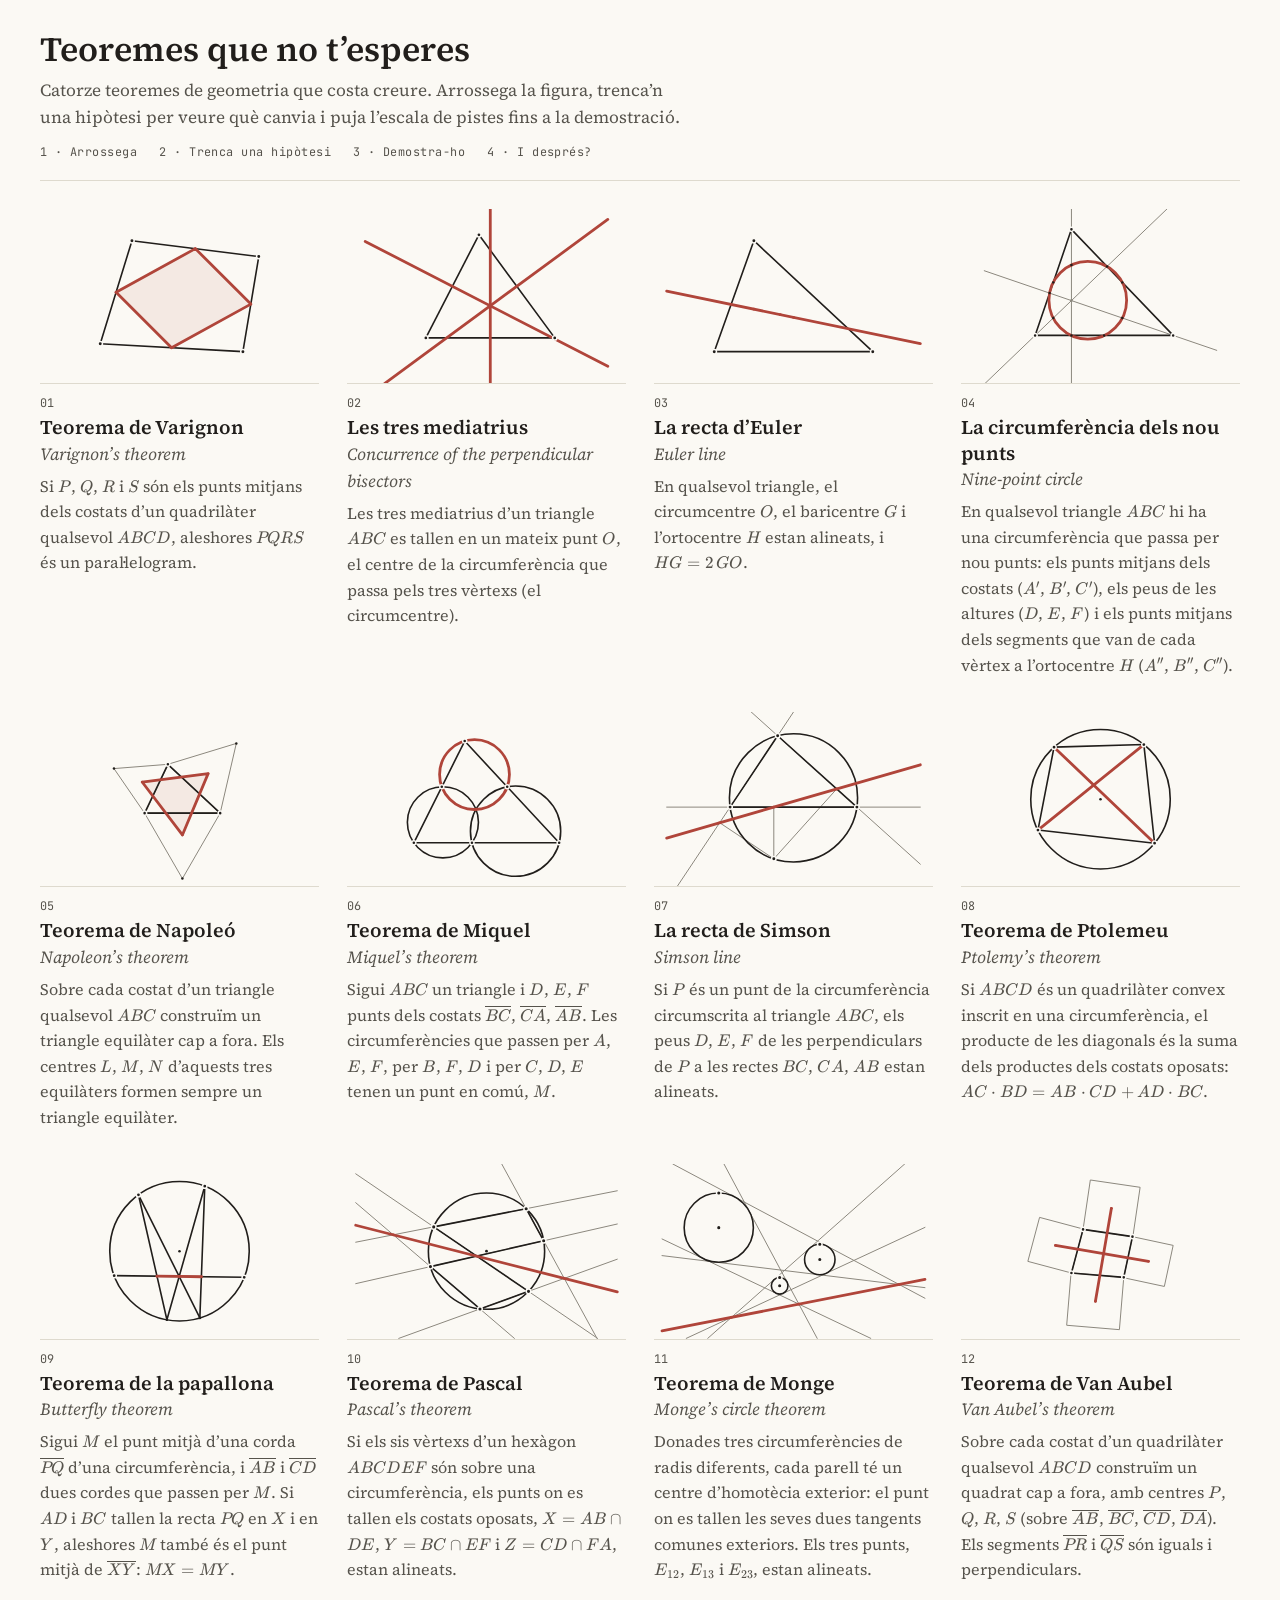
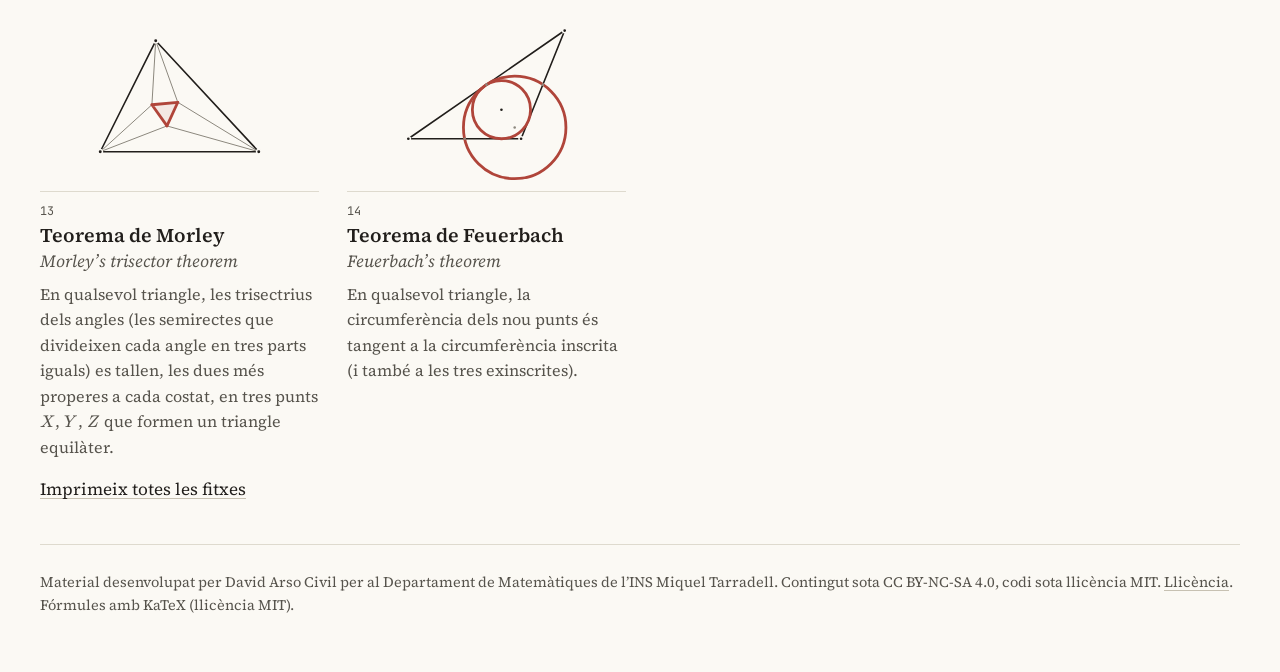
<file: index.html>
<!doctype html>
<html lang="ca">
<head>
    <meta charset="utf-8">
    <meta name="viewport" content="width=device-width, initial-scale=1">
    <title>Teoremes que no t’esperes · Step Quiz</title>
    <meta name="description" content="Catorze teoremes de geometria sorprenents: arrossega la figura, trenca’n una hipòtesi i puja l’escala de pistes fins a la demostració.">
    <link rel="icon" href="favicon.svg" type="image/svg+xml">
    <link rel="stylesheet" href="vendor/katex-0.16.11/katex.min.css">
    <link rel="stylesheet" href="css/fonts.css?v=1632c26f">
    <link rel="stylesheet" href="css/tokens.css?v=9777c8f7">
    <link rel="stylesheet" href="css/teoremes.css?v=39f07ef8">
</head>
<body>
    <header class="capcalera capcalera-inici">
        <h1 id="titol"></h1>
        <p class="lema" id="lema"></p>
        <ol class="esglaons" id="esglaons"></ol>
    </header>

    <main class="principal">
        <ol class="graella" id="graella"></ol>
        <p class="enllacos"><a href="fitxa.html" id="a-totes"></a></p>
    </main>

    <footer class="peu">
        <p>
            Material desenvolupat per David Arso Civil per al Departament de Matemàtiques de l’INS Miquel Tarradell.
            Contingut sota CC BY-NC-SA 4.0, codi sota llicència MIT. <a href="LLICENCIA.md">Llicència</a>.
            Fórmules amb KaTeX (llicència MIT).
        </p>
    </footer>

    <script src="vendor/katex-0.16.11/katex.min.js"></script>
    <script src="data/teoremes/varignon.js?v=3f645edc"></script>
    <script src="data/teoremes/mediatrius.js?v=3fc380fc"></script>
    <script src="data/teoremes/euler.js?v=87d61b06"></script>
    <script src="data/teoremes/nou-punts.js?v=f5725050"></script>
    <script src="data/teoremes/napoleo.js?v=f2d6f8bb"></script>
    <script src="data/teoremes/miquel.js?v=e4ced260"></script>
    <script src="data/teoremes/simson.js?v=7666170f"></script>
    <script src="data/teoremes/ptolemeu.js?v=ad88ae20"></script>
    <script src="data/teoremes/papallona.js?v=b62bba95"></script>
    <script src="data/teoremes/pascal.js?v=bb0030fc"></script>
    <script src="data/teoremes/monge.js?v=d2329efa"></script>
    <script src="data/teoremes/van-aubel.js?v=d028f2bc"></script>
    <script src="data/teoremes/morley.js?v=6895a2f9"></script>
    <script src="data/teoremes/feuerbach.js?v=4c0d4ac2"></script>
    <script src="js/motor/geo-motor.js?v=e6545b61"></script>
    <script src="js/motor/text.js?v=e9f6b1de"></script>
    <script src="js/motor/construccio.js?v=c3a0d792"></script>
    <script src="js/motor/dibuix.js?v=bb823273"></script>
    <script src="js/ui/textos.js?v=5943277a"></script>
    <script src="js/ui/comu.js?v=26bfdb31"></script>
    <script src="js/ui/index.js?v=6f318437"></script>
</body>
</html>
</file>
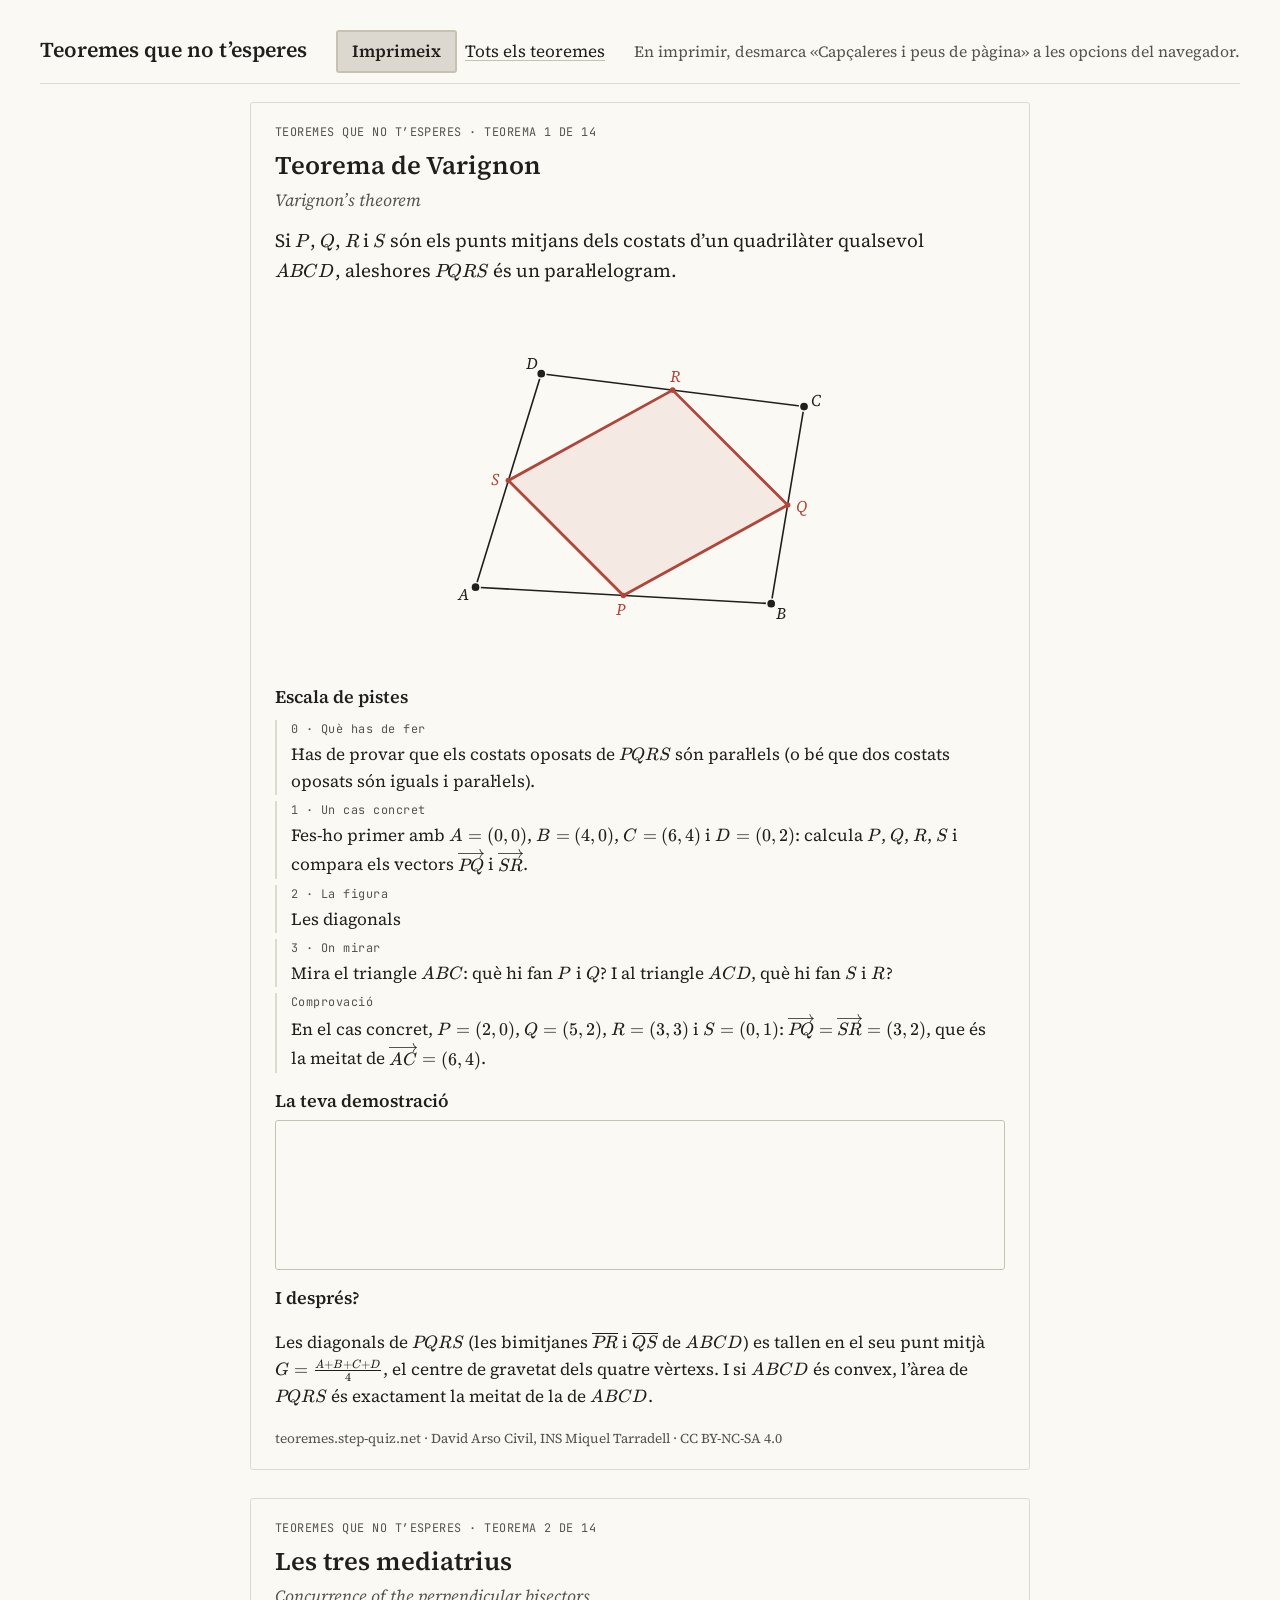
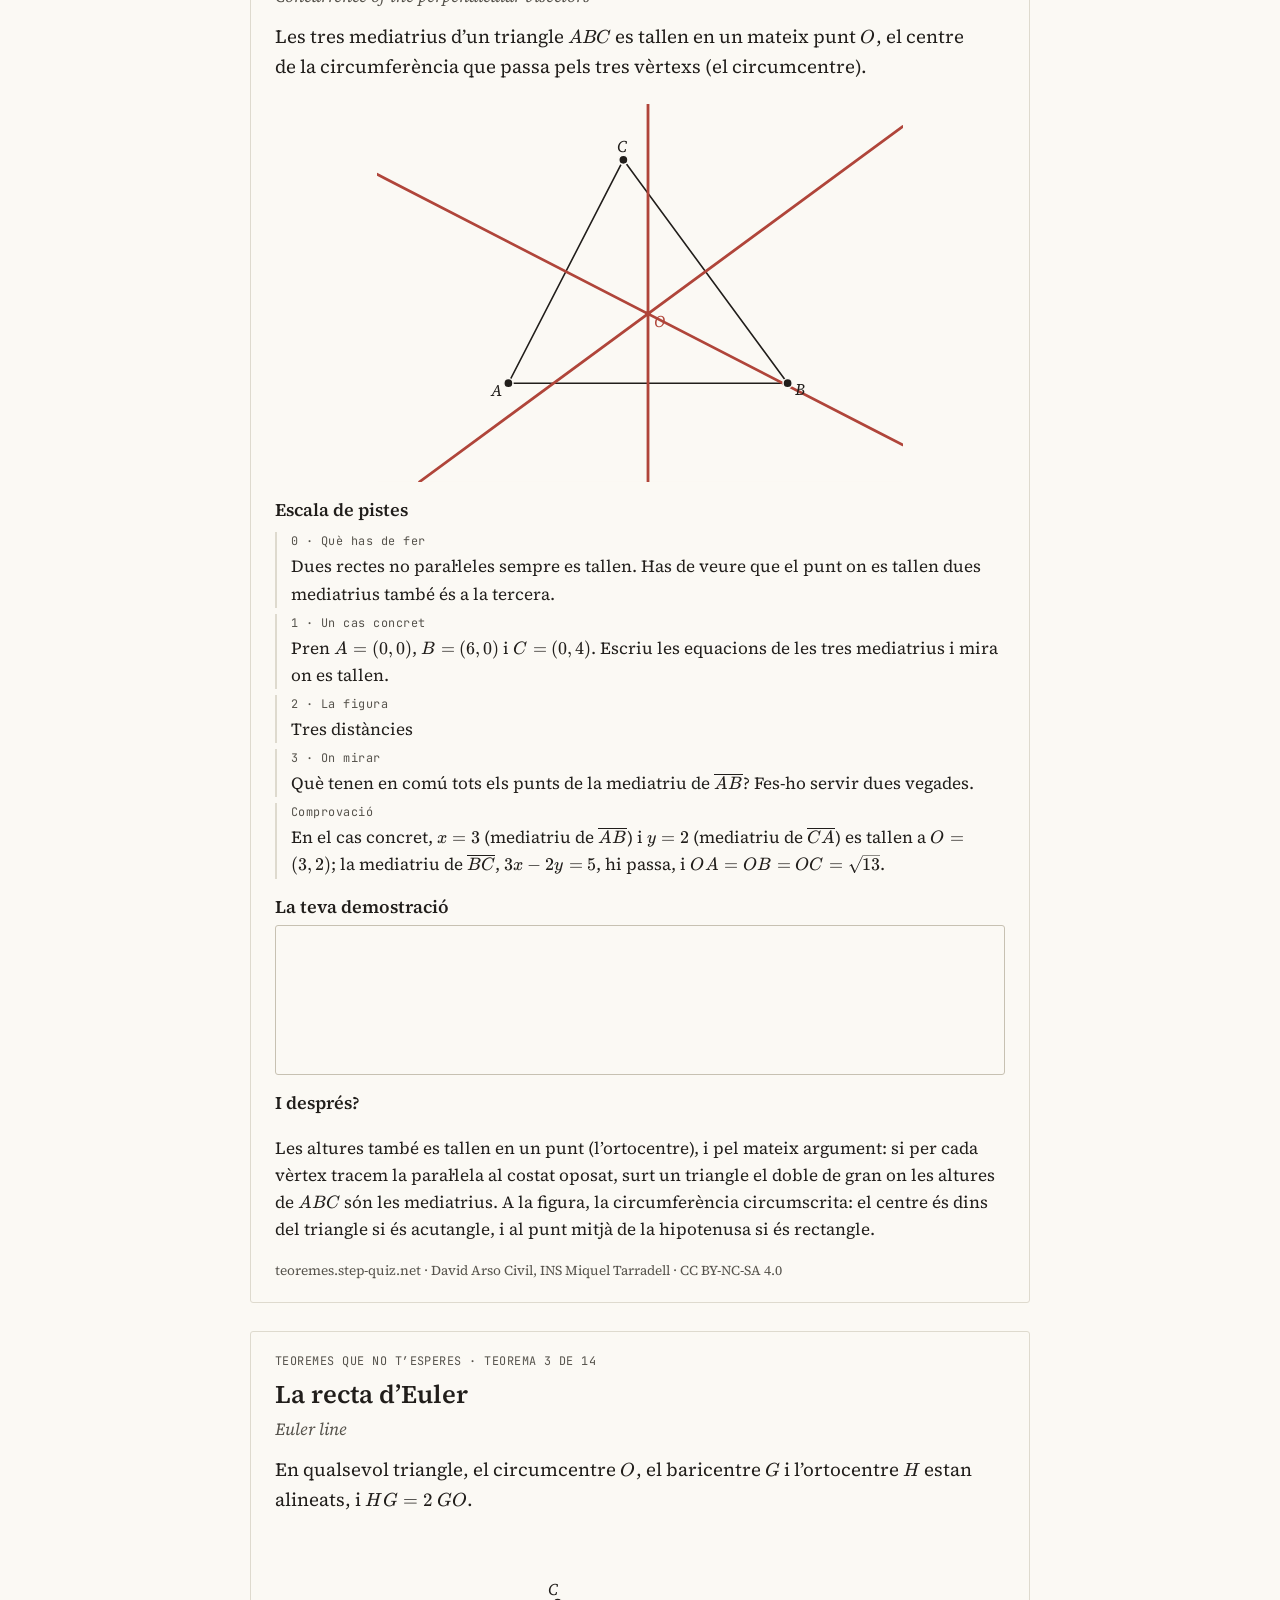
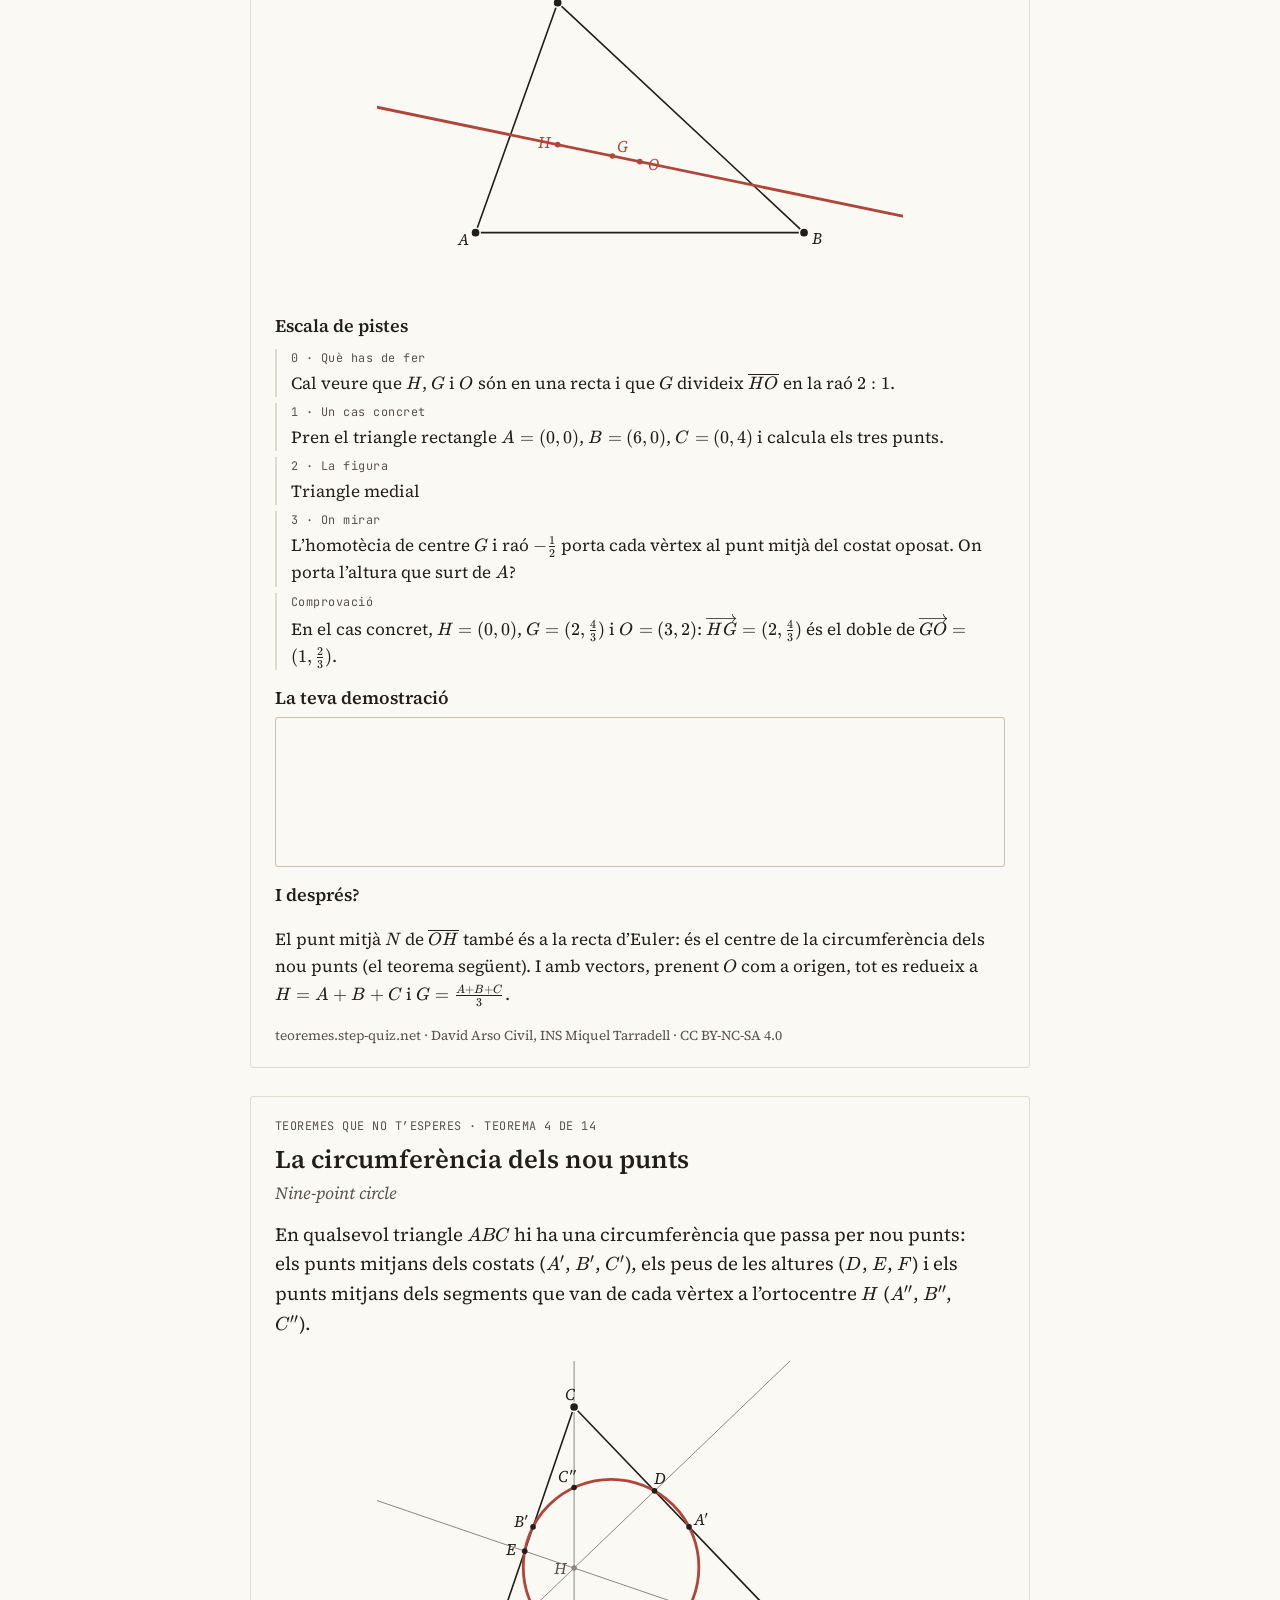
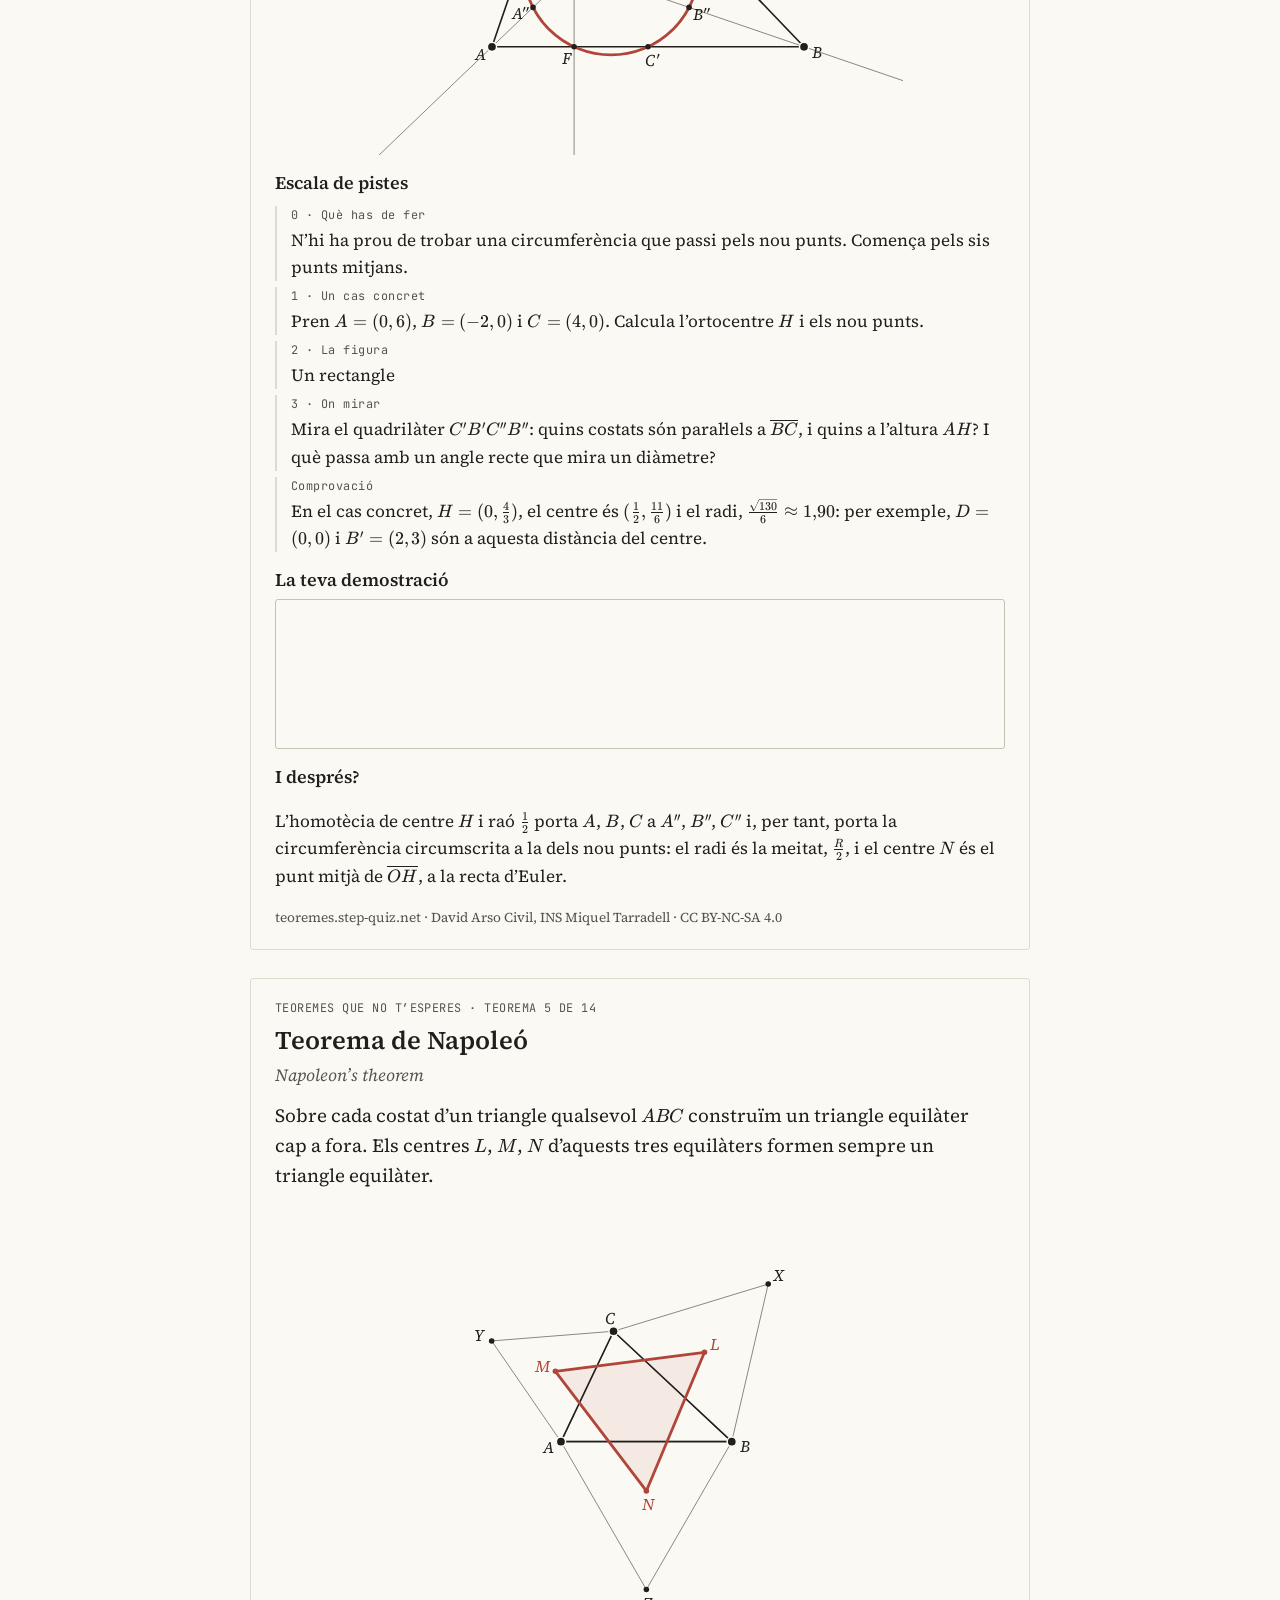
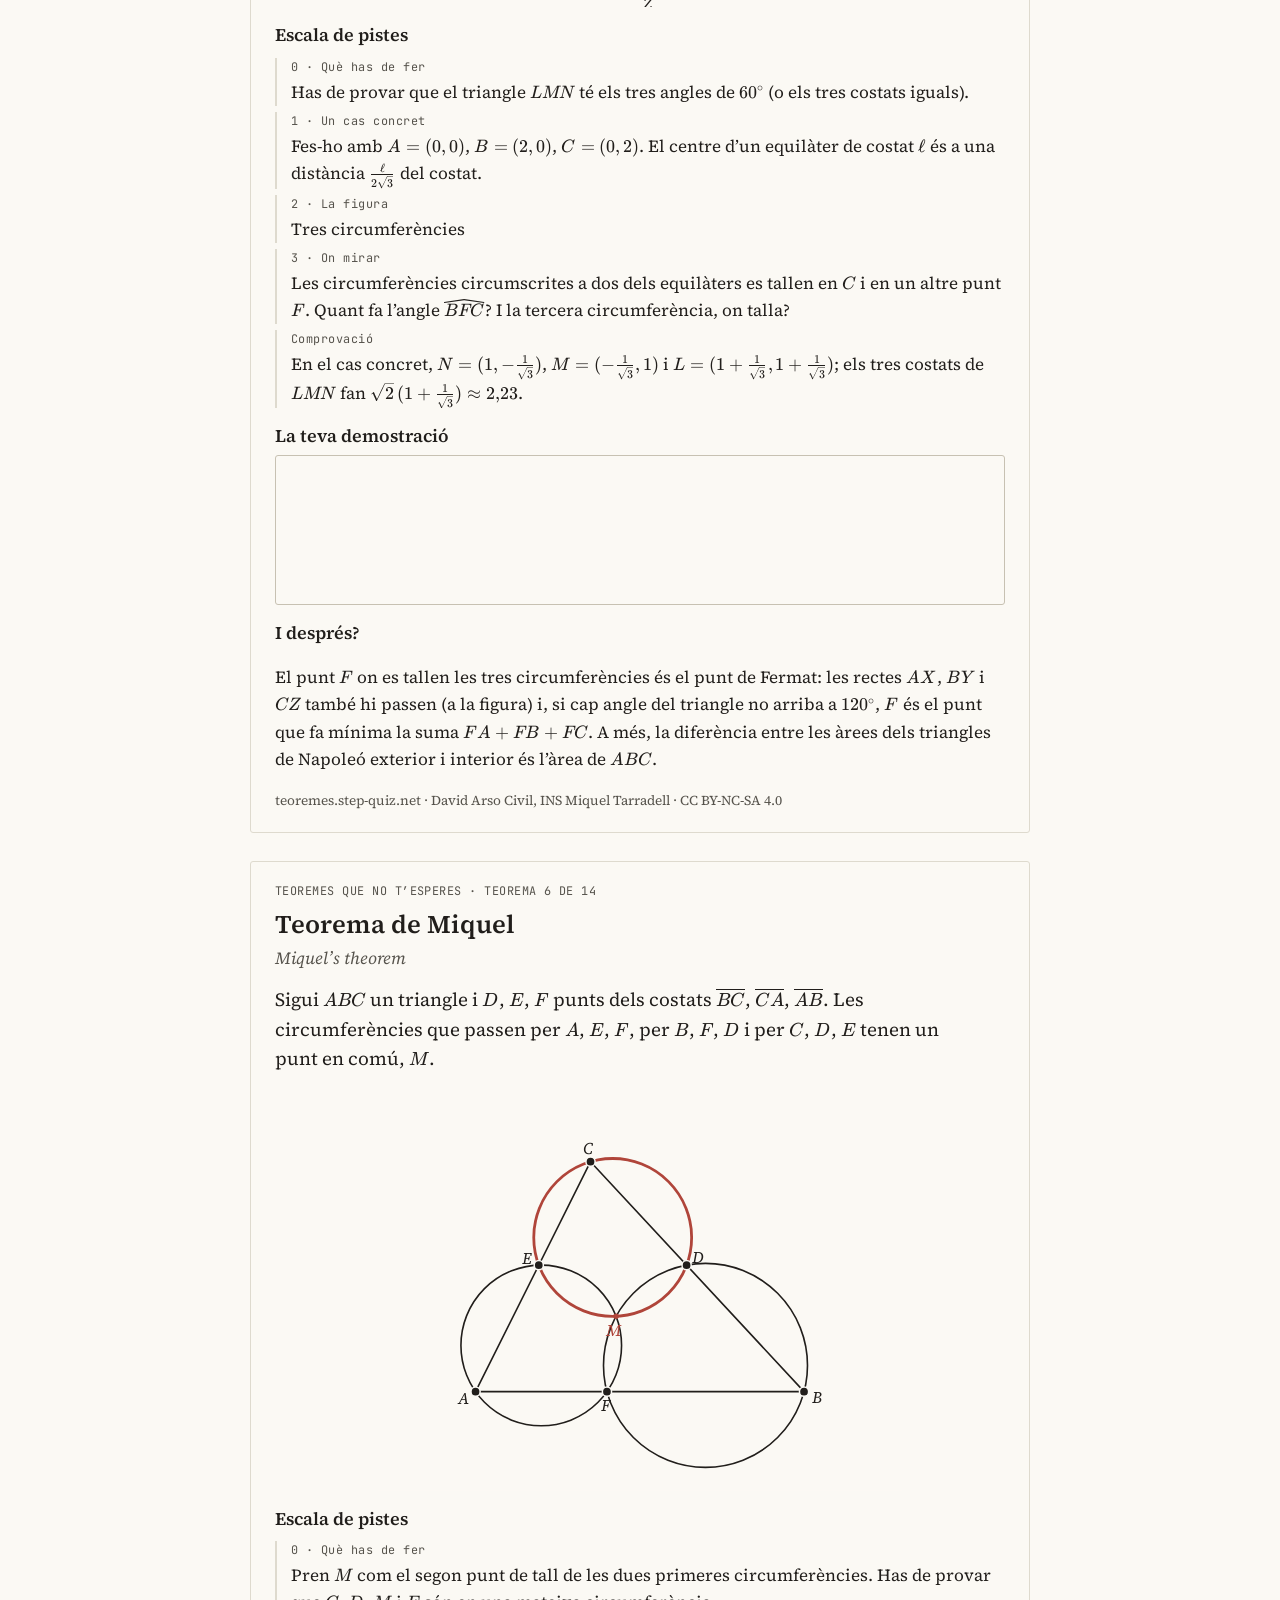
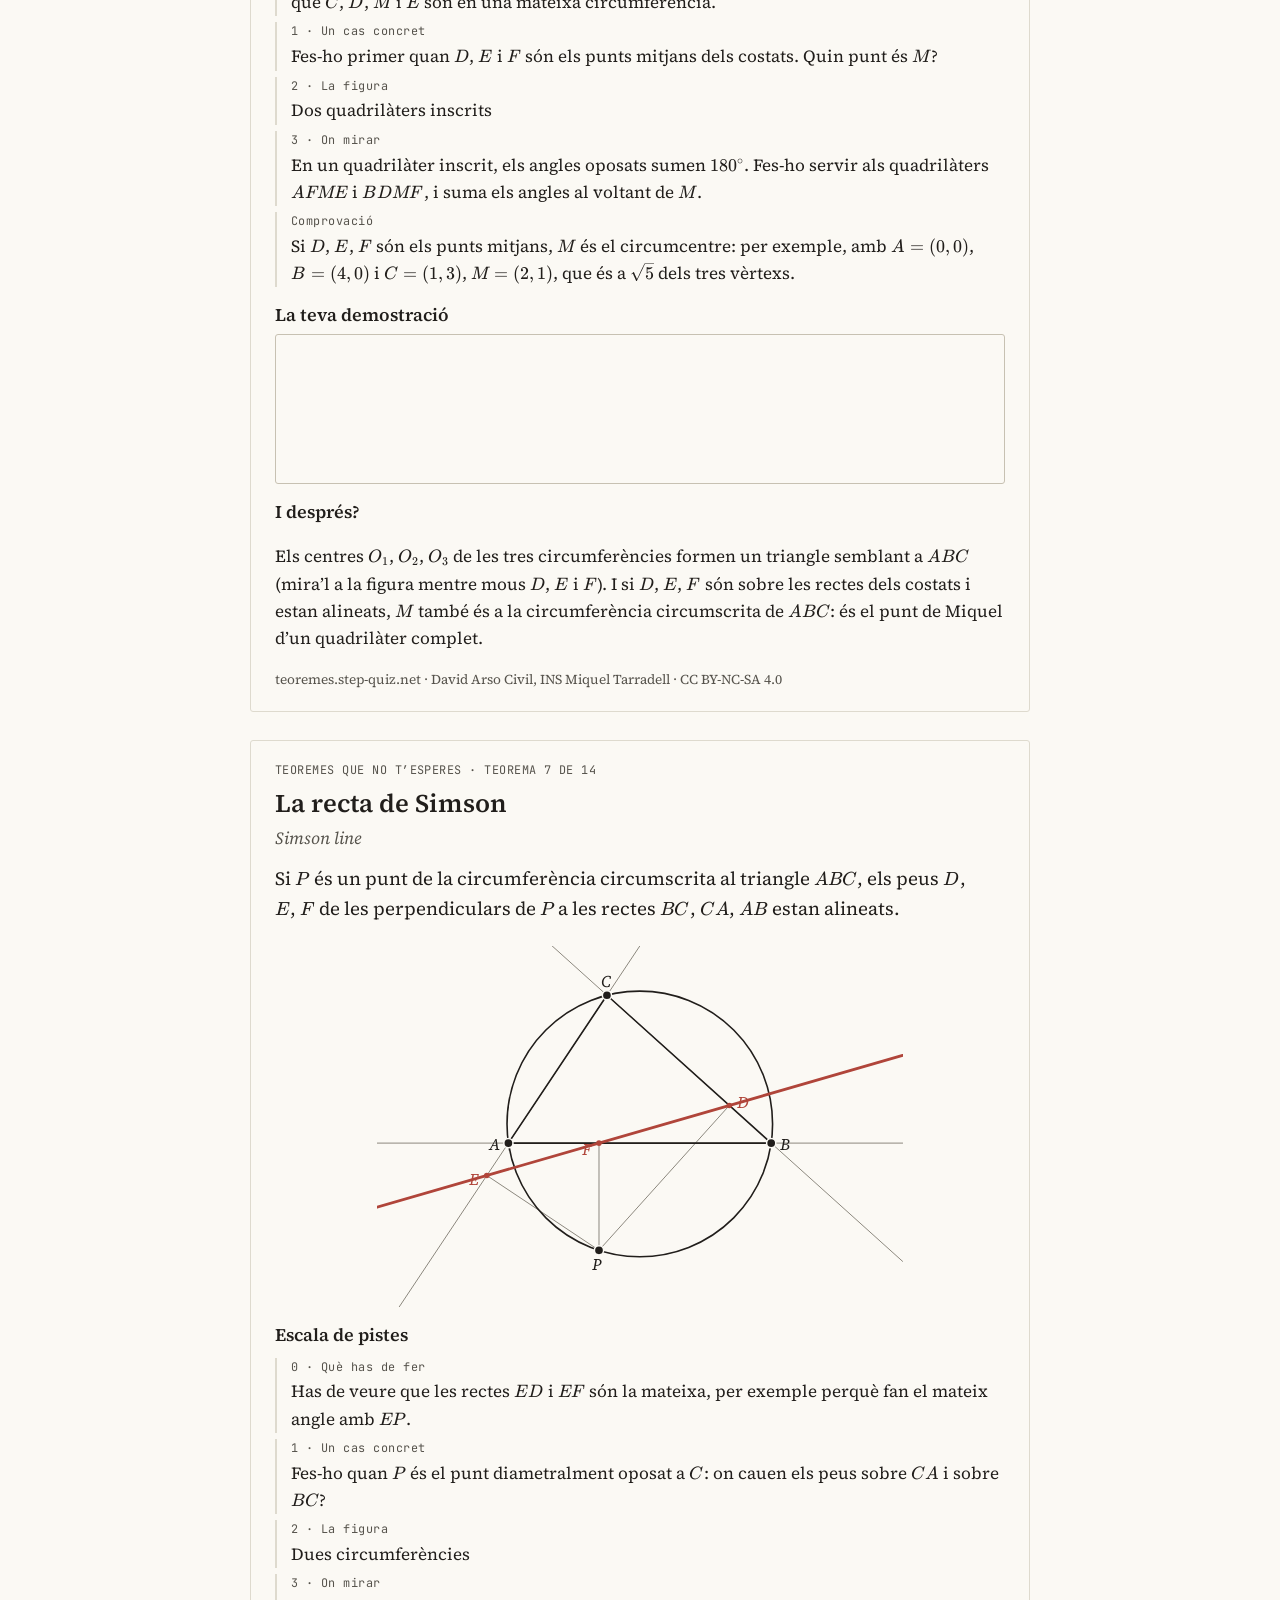
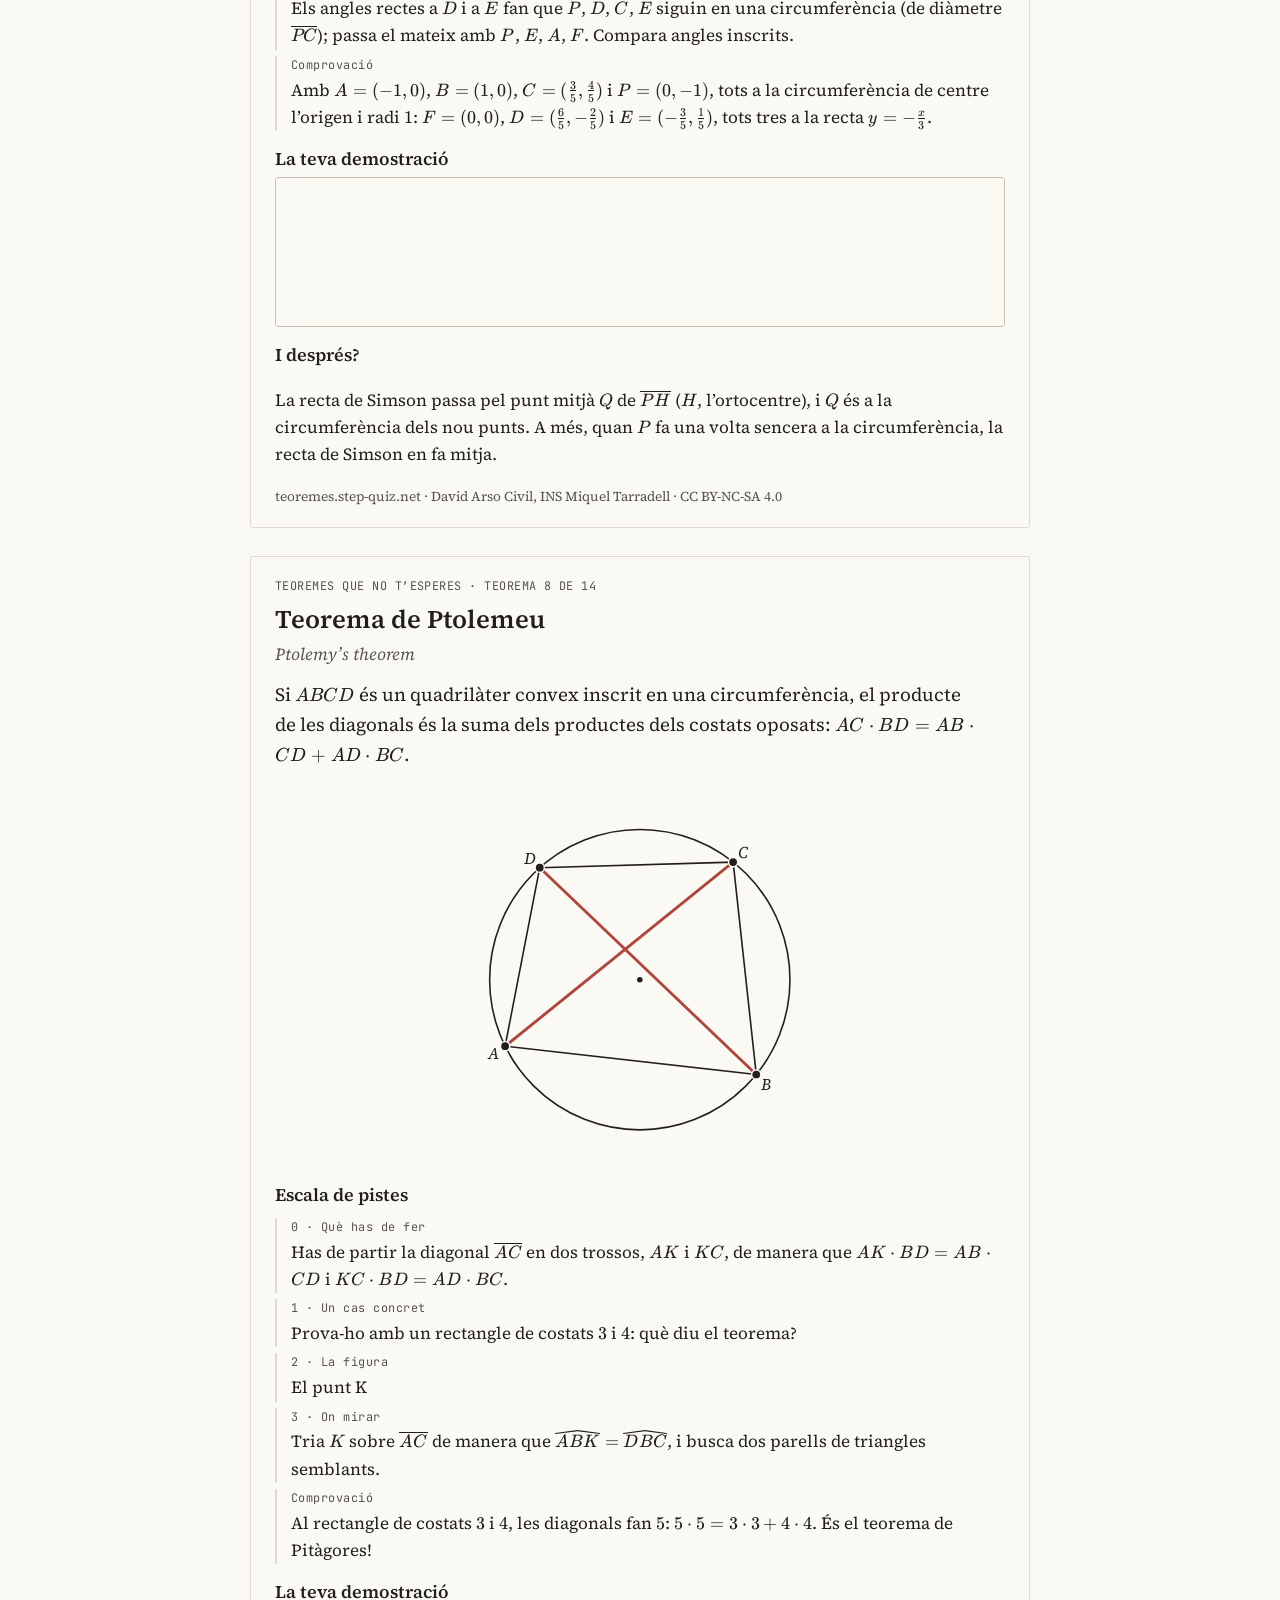
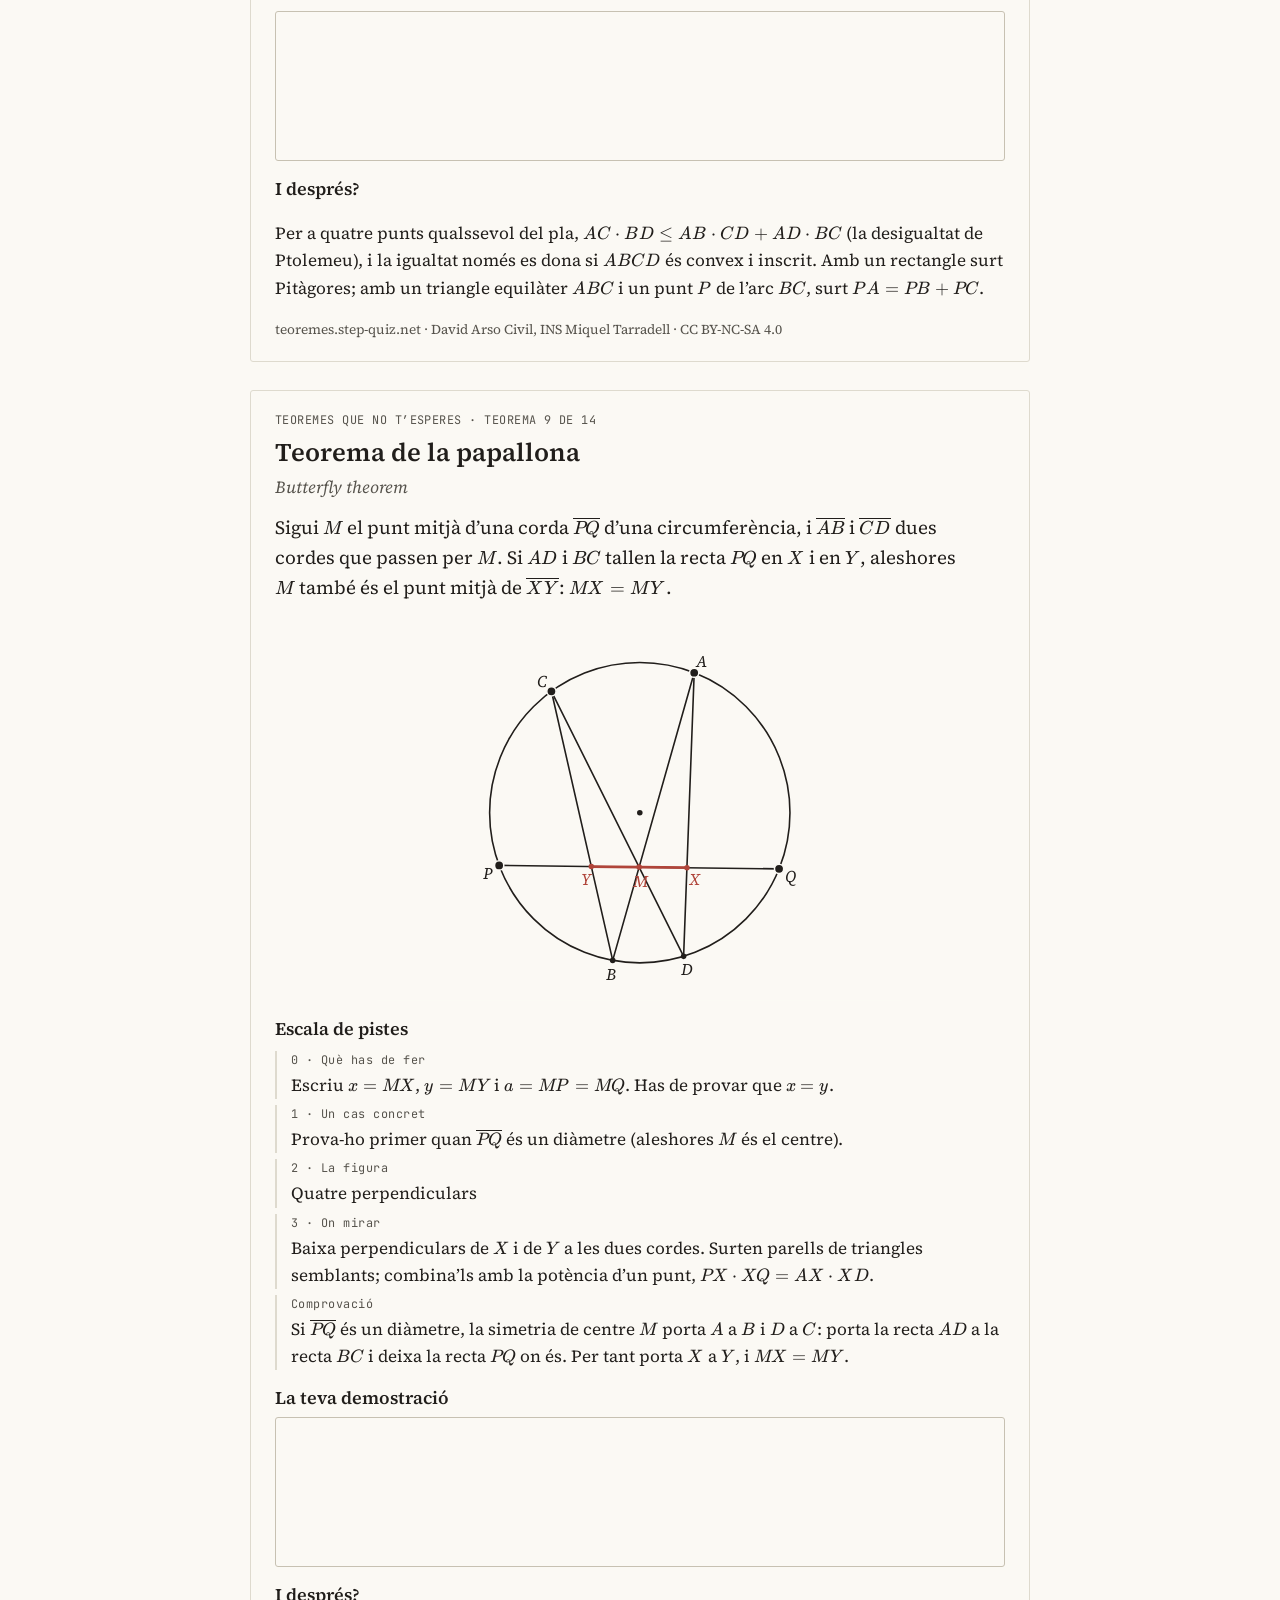
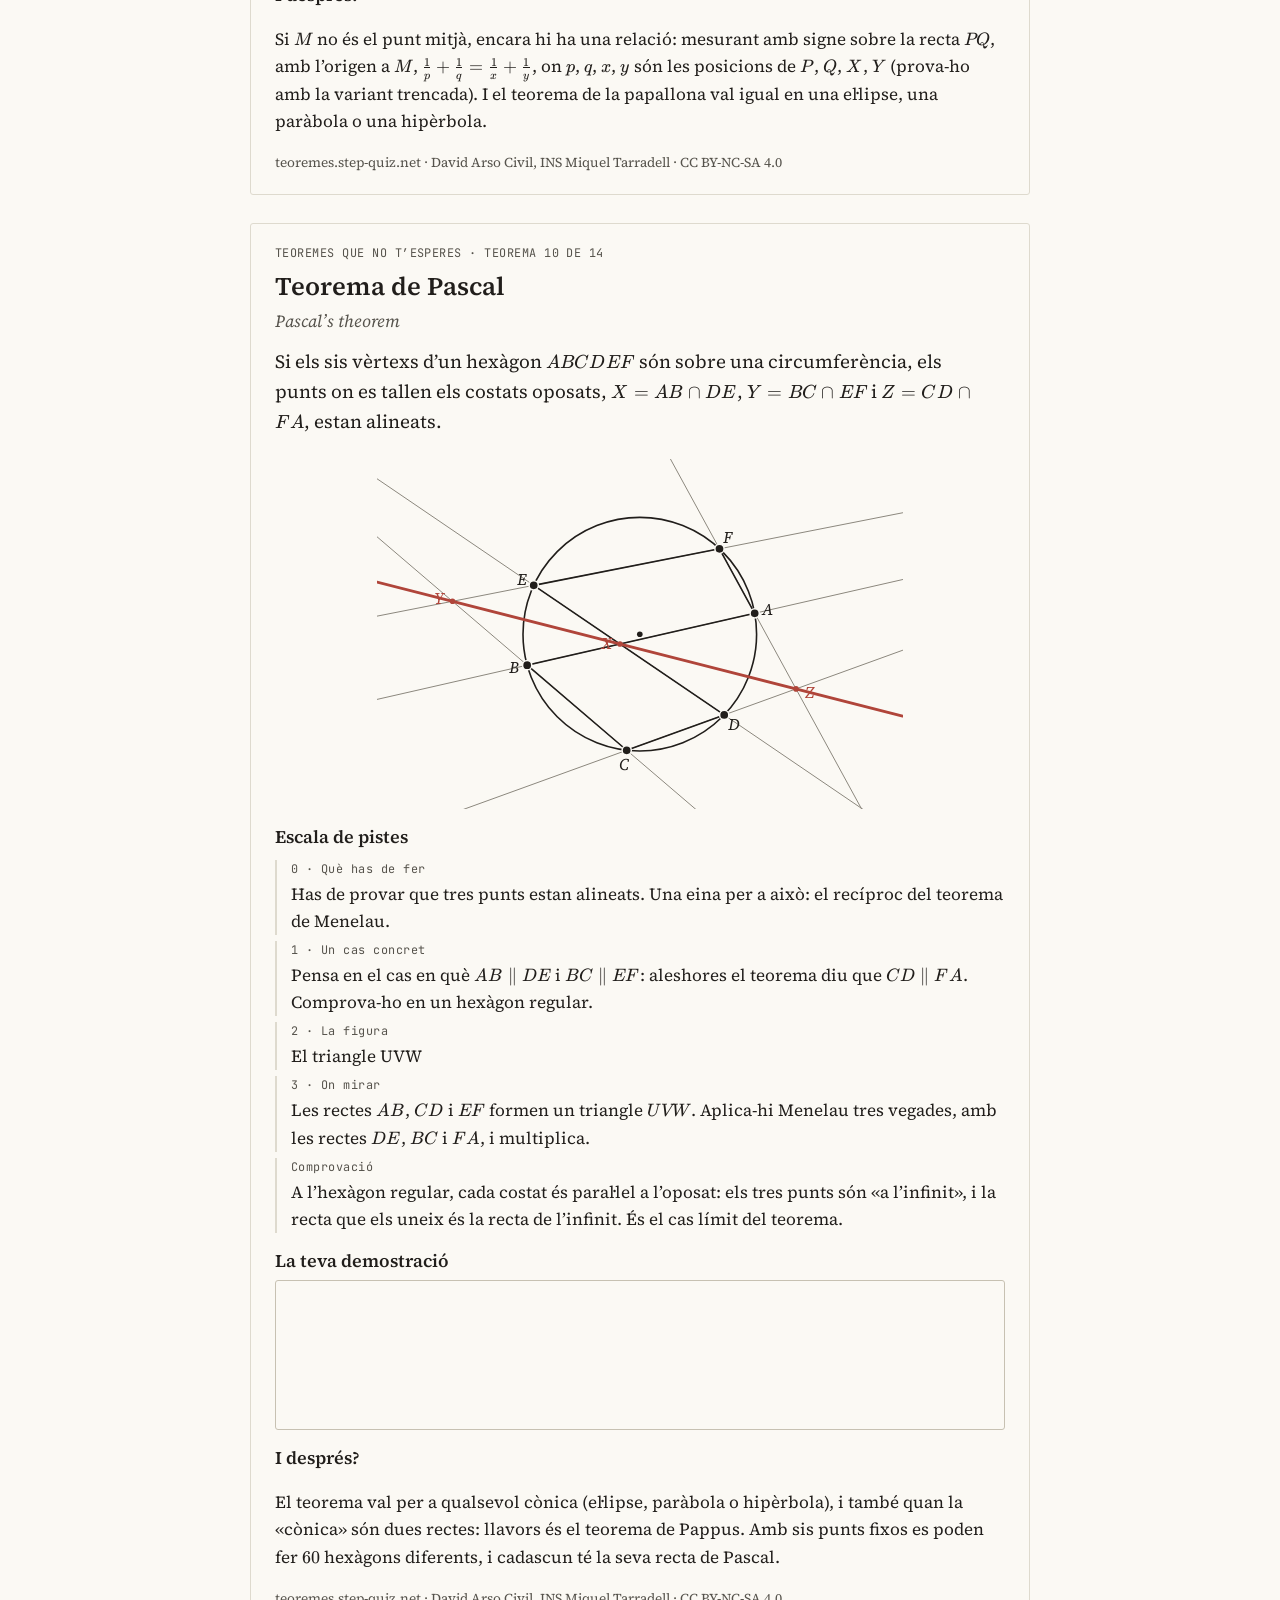
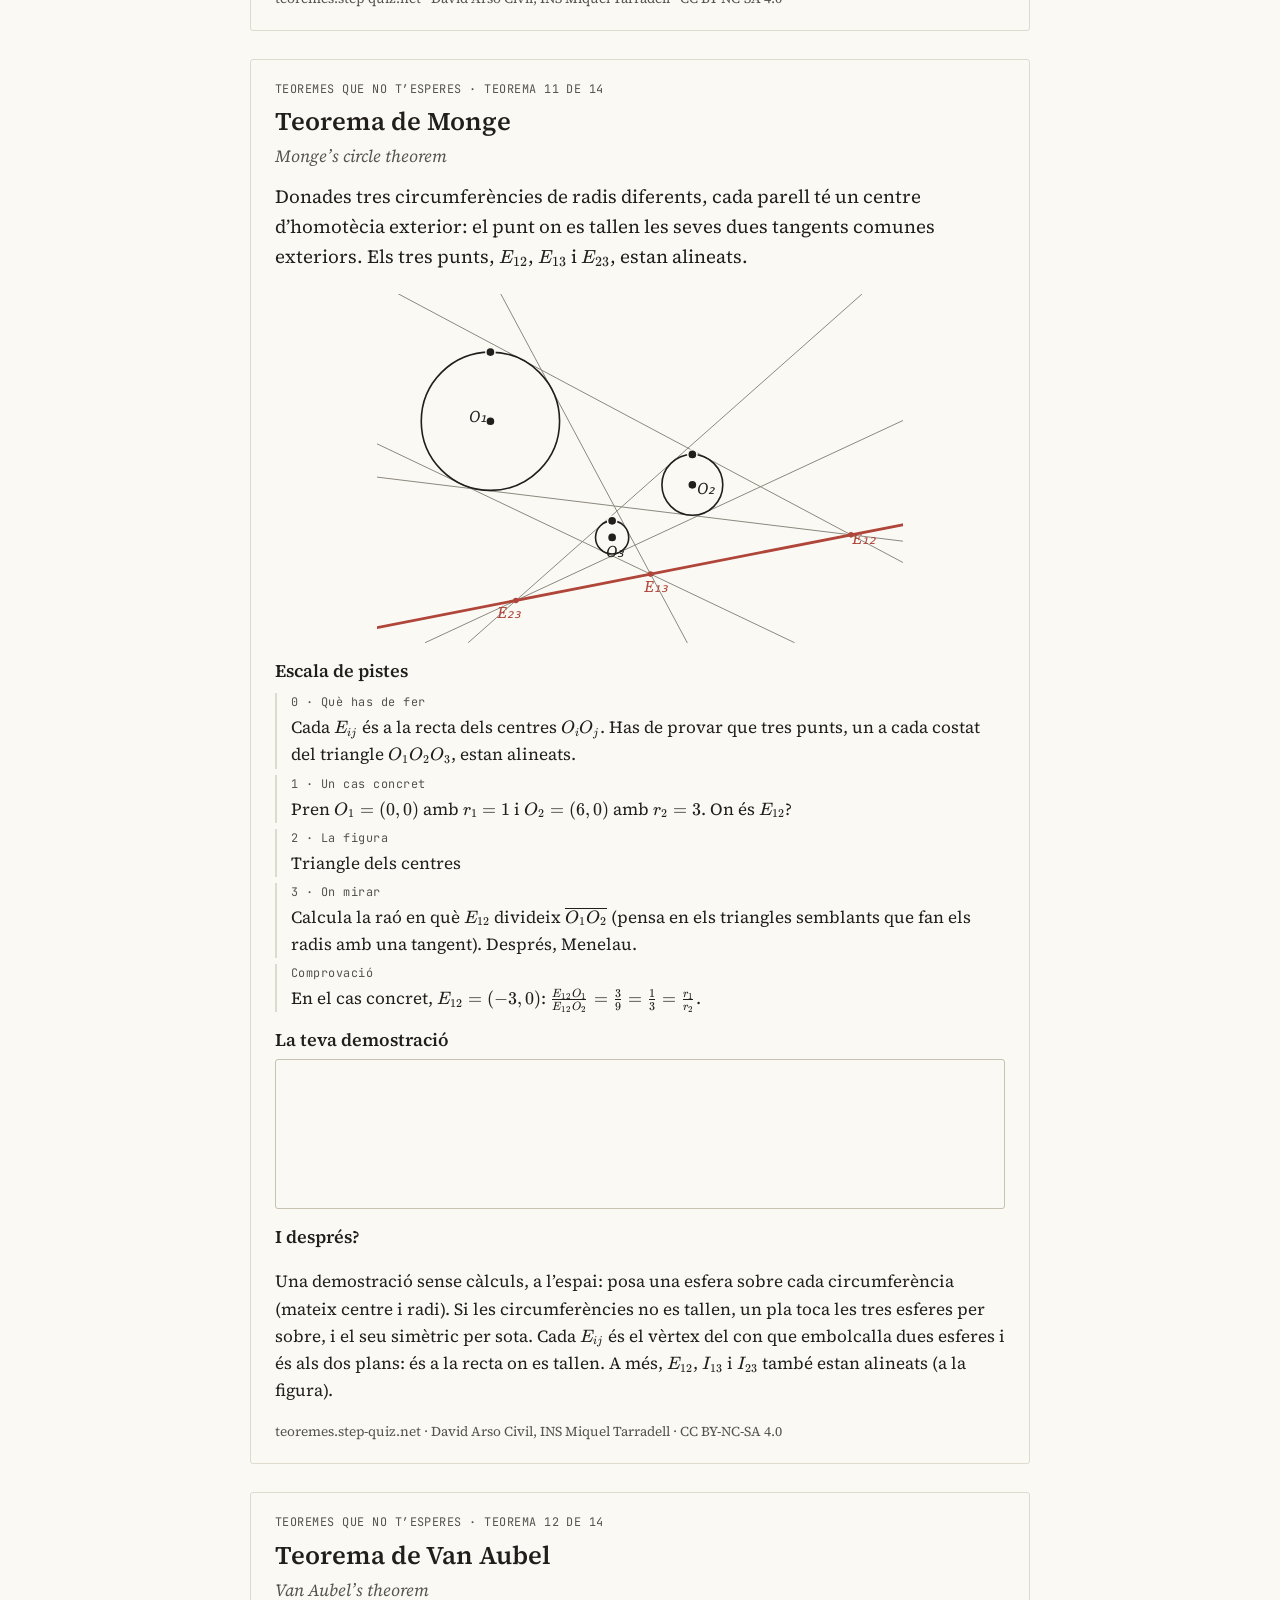
<file: fitxa.html>
<!doctype html>
<html lang="ca">
<head>
    <meta charset="utf-8">
    <meta name="viewport" content="width=device-width, initial-scale=1">
    <title>Fitxes · Teoremes que no t’esperes · Step Quiz</title>
    <meta name="description" content="Catorze teoremes de geometria sorprenents: arrossega la figura, trenca’n una hipòtesi i puja l’escala de pistes fins a la demostració.">
    <link rel="icon" href="favicon.svg" type="image/svg+xml">
    <link rel="stylesheet" href="vendor/katex-0.16.11/katex.min.css">
    <link rel="stylesheet" href="css/fonts.css?v=1632c26f">
    <link rel="stylesheet" href="css/tokens.css?v=9777c8f7">
    <link rel="stylesheet" href="css/teoremes.css?v=39f07ef8">
</head>
<body>
    <header class="capcalera no-imprimir">
        <p class="marca"><a href="index.html" id="a-inici">Teoremes que no t’esperes</a></p>
        <div class="accions">
            <button type="button" class="btn btn-principal" id="btn-imprimeix"></button>
            <a href="index.html" id="a-torna"></a>
        </div>
        <p class="nota" id="nota-impressio"></p>
    </header>

    <main class="fitxes" id="fitxes"></main>

    <footer class="peu no-imprimir">
        <p>
            Material desenvolupat per David Arso Civil per al Departament de Matemàtiques de l’INS Miquel Tarradell.
            Contingut sota CC BY-NC-SA 4.0, codi sota llicència MIT. <a href="LLICENCIA.md">Llicència</a>.
            Fórmules amb KaTeX (llicència MIT).
        </p>
    </footer>

    <script src="vendor/katex-0.16.11/katex.min.js"></script>
    <script src="data/teoremes/varignon.js?v=3f645edc"></script>
    <script src="data/teoremes/mediatrius.js?v=3fc380fc"></script>
    <script src="data/teoremes/euler.js?v=87d61b06"></script>
    <script src="data/teoremes/nou-punts.js?v=f5725050"></script>
    <script src="data/teoremes/napoleo.js?v=f2d6f8bb"></script>
    <script src="data/teoremes/miquel.js?v=e4ced260"></script>
    <script src="data/teoremes/simson.js?v=7666170f"></script>
    <script src="data/teoremes/ptolemeu.js?v=ad88ae20"></script>
    <script src="data/teoremes/papallona.js?v=b62bba95"></script>
    <script src="data/teoremes/pascal.js?v=bb0030fc"></script>
    <script src="data/teoremes/monge.js?v=d2329efa"></script>
    <script src="data/teoremes/van-aubel.js?v=d028f2bc"></script>
    <script src="data/teoremes/morley.js?v=6895a2f9"></script>
    <script src="data/teoremes/feuerbach.js?v=4c0d4ac2"></script>
    <script src="js/motor/geo-motor.js?v=e6545b61"></script>
    <script src="js/motor/text.js?v=e9f6b1de"></script>
    <script src="js/motor/construccio.js?v=c3a0d792"></script>
    <script src="js/motor/dibuix.js?v=bb823273"></script>
    <script src="js/ui/textos.js?v=5943277a"></script>
    <script src="js/ui/comu.js?v=26bfdb31"></script>
    <script src="js/ui/fitxa.js?v=b19e84ef"></script>
</body>
</html>
</file>
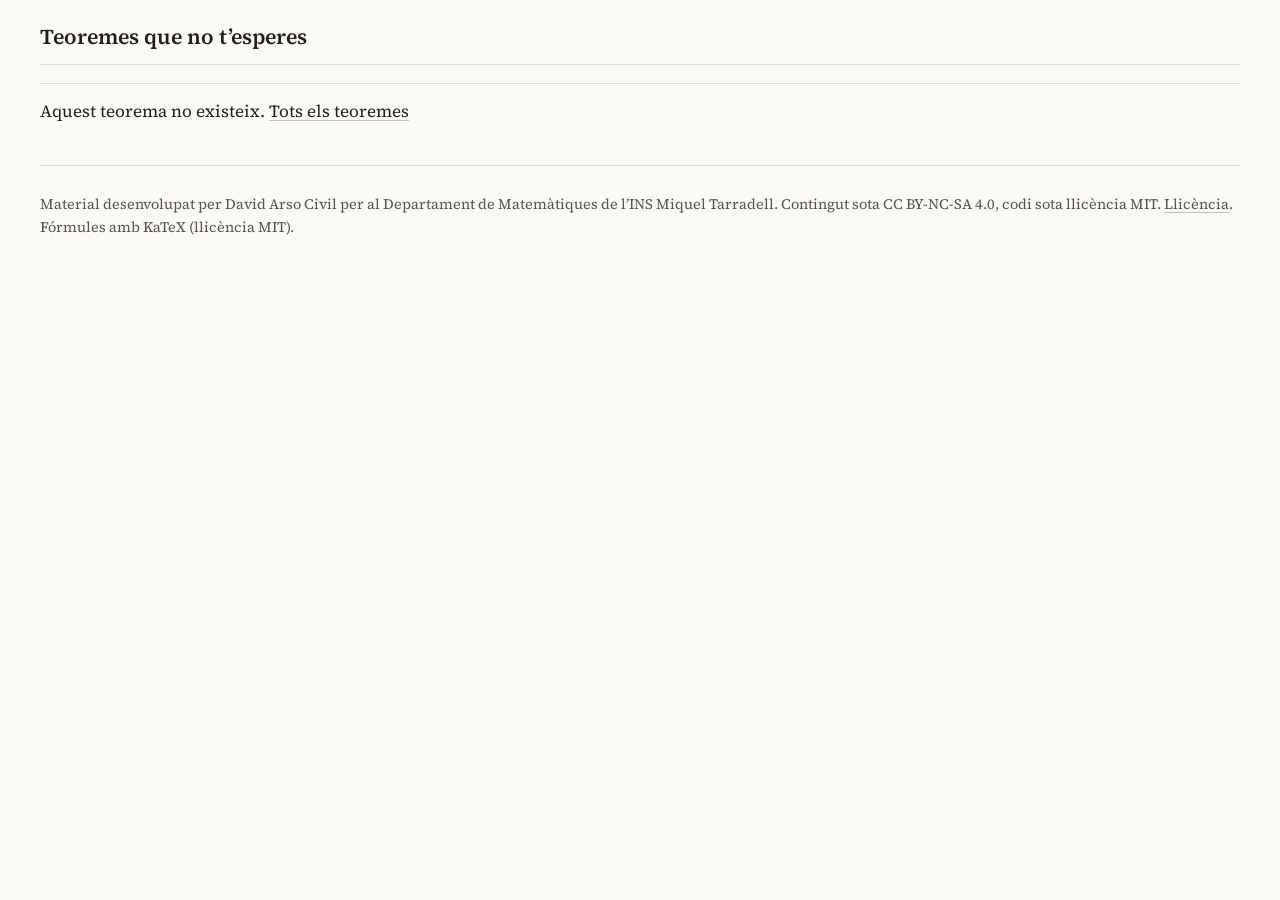
<file: teorema.html>
<!doctype html>
<html lang="ca">
<head>
    <meta charset="utf-8">
    <meta name="viewport" content="width=device-width, initial-scale=1">
    <title>Teoremes que no t’esperes · Step Quiz</title>
    <link rel="icon" href="favicon.svg" type="image/svg+xml">
    <link rel="stylesheet" href="vendor/katex-0.16.11/katex.min.css">
    <link rel="stylesheet" href="css/fonts.css?v=1632c26f">
    <link rel="stylesheet" href="css/tokens.css?v=9777c8f7">
    <link rel="stylesheet" href="css/teoremes.css?v=39f07ef8">
</head>
<body>
    <header class="capcalera">
        <p class="marca"><a href="index.html" id="a-inici">Teoremes que no t’esperes</a></p>
        <nav class="navega" aria-label="Teoremes">
            <a href="index.html" id="a-anterior"></a>
            <a href="index.html" id="a-tots"></a>
            <a href="index.html" id="a-seguent"></a>
        </nav>
    </header>

    <main class="principal" id="principal">
        <section class="cap-teorema" aria-labelledby="nom">
            <p class="etiqueta" id="etiqueta"></p>
            <h1 id="nom"></h1>
            <p class="angles" id="angles" lang="en"></p>
            <p class="enunciat" id="enunciat"></p>
        </section>

        <div class="columnes">
            <section class="col-figura" aria-label="La figura">
                <div class="avis-trencada" id="avis-trencada" hidden>
                    <p><strong id="t-en-trencada"></strong> <span id="text-trencada"></span></p>
                </div>
                <div class="marc-figura" id="figura"></div>
                <p class="nota" id="instruccio"></p>
                <p class="nota" id="nota"></p>
                <div class="accions">
                    <button type="button" class="btn" id="btn-atzar"></button>
                    <button type="button" class="btn" id="btn-inicial"></button>
                    <button type="button" class="btn" id="btn-trencada" aria-pressed="false"></button>
                </div>
            </section>

            <section class="col-text">
                <details class="historia">
                    <summary id="t-historia"></summary>
                    <p id="historia"></p>
                </details>

                <section class="panell" aria-labelledby="t-pistes">
                    <h2 id="t-pistes"></h2>
                    <p class="nota" id="pistes-nota"></p>
                    <ol class="pistes" id="pistes" aria-live="polite"></ol>
                    <div class="accions">
                        <button type="button" class="btn" id="btn-pista"></button>
                    </div>
                </section>

                <section class="panell" aria-labelledby="t-demo">
                    <h2 id="t-demo"></h2>
                    <ol class="passos" id="passos"></ol>
                    <div class="prova-primer" id="prova-primer" hidden>
                        <p><strong id="t-prova-primer"></strong> <span id="text-prova-primer"></span></p>
                        <button type="button" class="btn btn-petit" id="btn-pensat"></button>
                    </div>
                    <div class="accions">
                        <button type="button" class="btn btn-principal" id="btn-pas"></button>
                        <span class="nota" id="pas-de"></span>
                    </div>
                </section>

                <section class="panell" aria-labelledby="t-idespres">
                    <h2 id="t-idespres"></h2>
                    <div id="idespres" hidden>
                        <p id="text-idespres"></p>
                        <p class="nota" id="idespres-figura"></p>
                    </div>
                    <div class="accions">
                        <button type="button" class="btn" id="btn-idespres" aria-expanded="false"></button>
                    </div>
                </section>

                <section class="referencies" aria-labelledby="t-referencies">
                    <h2 id="t-referencies"></h2>
                    <ul id="referencies"></ul>
                </section>

                <p class="enllacos">
                    <a href="fitxa.html" id="a-fitxa"></a>
                    <button type="button" class="btn btn-petit" id="btn-projector" aria-pressed="false"></button>
                </p>
            </section>
        </div>
    </main>

    <footer class="peu">
        <p>
            Material desenvolupat per David Arso Civil per al Departament de Matemàtiques de l’INS Miquel Tarradell.
            Contingut sota CC BY-NC-SA 4.0, codi sota llicència MIT. <a href="LLICENCIA.md">Llicència</a>.
            Fórmules amb KaTeX (llicència MIT).
        </p>
    </footer>

    <script src="vendor/katex-0.16.11/katex.min.js"></script>
    <script src="data/teoremes/varignon.js?v=3f645edc"></script>
    <script src="data/teoremes/mediatrius.js?v=3fc380fc"></script>
    <script src="data/teoremes/euler.js?v=87d61b06"></script>
    <script src="data/teoremes/nou-punts.js?v=f5725050"></script>
    <script src="data/teoremes/napoleo.js?v=f2d6f8bb"></script>
    <script src="data/teoremes/miquel.js?v=e4ced260"></script>
    <script src="data/teoremes/simson.js?v=7666170f"></script>
    <script src="data/teoremes/ptolemeu.js?v=ad88ae20"></script>
    <script src="data/teoremes/papallona.js?v=b62bba95"></script>
    <script src="data/teoremes/pascal.js?v=bb0030fc"></script>
    <script src="data/teoremes/monge.js?v=d2329efa"></script>
    <script src="data/teoremes/van-aubel.js?v=d028f2bc"></script>
    <script src="data/teoremes/morley.js?v=6895a2f9"></script>
    <script src="data/teoremes/feuerbach.js?v=4c0d4ac2"></script>
    <script src="js/motor/geo-motor.js?v=e6545b61"></script>
    <script src="js/motor/atzar.js?v=0c5e7a81"></script>
    <script src="js/motor/text.js?v=e9f6b1de"></script>
    <script src="js/motor/invariants.js?v=85c49944"></script>
    <script src="js/motor/construccio.js?v=c3a0d792"></script>
    <script src="js/motor/resistencia.js?v=3f4d4c02"></script>
    <script src="js/motor/dibuix.js?v=bb823273"></script>
    <script src="js/ui/textos.js?v=5943277a"></script>
    <script src="js/ui/comu.js?v=26bfdb31"></script>
    <script src="js/ui/teorema.js?v=a0beffb9"></script>
</body>
</html>
</file>
<file: css/fonts.css>
/*
============================================================================
PROJECTE: teoremes (Step Quiz, vanilla JS)
FITXER: css/fonts.css
ROL: Les dues lletres del lloc, les mateixes de geom: Source Serif 4 (el text)
     i JetBrains Mono (etiquetes i números). Són dins del repositori
     (vendor/fonts/): no es demana res a internet i funciona amb doble clic.
ORIGEN: copiat de geom (css/fonts.css i assets/fonts/), només amb les rutes
     canviades. Fonts variables woff2 tallades per alfabet (llatí, llatí
     estès i grec): el navegador només baixa el tall que fa servir.
LLICÈNCIA: SIL Open Font License 1.1 (vendor/fonts/LICENSE-*).
============================================================================
*/
@font-face {
  font-family: 'JetBrains Mono';
  font-style: normal;
  font-weight: 400 500;
  font-display: swap;
  src: url(../vendor/fonts/jetbrains-mono-greek.woff2) format('woff2');
  unicode-range: U+0370-0377, U+037A-037F, U+0384-038A, U+038C, U+038E-03A1, U+03A3-03FF;
}

/* JetBrains Mono — latin-ext */
@font-face {
  font-family: 'JetBrains Mono';
  font-style: normal;
  font-weight: 400 500;
  font-display: swap;
  src: url(../vendor/fonts/jetbrains-mono-latin-ext.woff2) format('woff2');
  unicode-range: U+0100-02BA, U+02BD-02C5, U+02C7-02CC, U+02CE-02D7, U+02DD-02FF, U+0304, U+0308, U+0329, U+1D00-1DBF, U+1E00-1E9F, U+1EF2-1EFF, U+2020, U+20A0-20AB, U+20AD-20C0, U+2113, U+2C60-2C7F, U+A720-A7FF;
}

/* JetBrains Mono — latin */
@font-face {
  font-family: 'JetBrains Mono';
  font-style: normal;
  font-weight: 400 500;
  font-display: swap;
  src: url(../vendor/fonts/jetbrains-mono-latin.woff2) format('woff2');
  unicode-range: U+0000-00FF, U+0131, U+0152-0153, U+02BB-02BC, U+02C6, U+02DA, U+02DC, U+0304, U+0308, U+0329, U+2000-206F, U+20AC, U+2122, U+2191, U+2193, U+2212, U+2215, U+FEFF, U+FFFD;
}

/* Source Serif 4 — greek, cursiva */
@font-face {
  font-family: 'Source Serif 4';
  font-style: italic;
  font-weight: 400;
  font-display: swap;
  src: url(../vendor/fonts/source-serif-4-greek-italic.woff2) format('woff2');
  unicode-range: U+0370-0377, U+037A-037F, U+0384-038A, U+038C, U+038E-03A1, U+03A3-03FF;
}

/* Source Serif 4 — latin-ext, cursiva */
@font-face {
  font-family: 'Source Serif 4';
  font-style: italic;
  font-weight: 400;
  font-display: swap;
  src: url(../vendor/fonts/source-serif-4-latin-ext-italic.woff2) format('woff2');
  unicode-range: U+0100-02BA, U+02BD-02C5, U+02C7-02CC, U+02CE-02D7, U+02DD-02FF, U+0304, U+0308, U+0329, U+1D00-1DBF, U+1E00-1E9F, U+1EF2-1EFF, U+2020, U+20A0-20AB, U+20AD-20C0, U+2113, U+2C60-2C7F, U+A720-A7FF;
}

/* Source Serif 4 — latin, cursiva */
@font-face {
  font-family: 'Source Serif 4';
  font-style: italic;
  font-weight: 400;
  font-display: swap;
  src: url(../vendor/fonts/source-serif-4-latin-italic.woff2) format('woff2');
  unicode-range: U+0000-00FF, U+0131, U+0152-0153, U+02BB-02BC, U+02C6, U+02DA, U+02DC, U+0304, U+0308, U+0329, U+2000-206F, U+20AC, U+2122, U+2191, U+2193, U+2212, U+2215, U+FEFF, U+FFFD;
}

/* Source Serif 4 — greek */
@font-face {
  font-family: 'Source Serif 4';
  font-style: normal;
  font-weight: 400 700;
  font-display: swap;
  src: url(../vendor/fonts/source-serif-4-greek.woff2) format('woff2');
  unicode-range: U+0370-0377, U+037A-037F, U+0384-038A, U+038C, U+038E-03A1, U+03A3-03FF;
}

/* Source Serif 4 — latin-ext */
@font-face {
  font-family: 'Source Serif 4';
  font-style: normal;
  font-weight: 400 700;
  font-display: swap;
  src: url(../vendor/fonts/source-serif-4-latin-ext.woff2) format('woff2');
  unicode-range: U+0100-02BA, U+02BD-02C5, U+02C7-02CC, U+02CE-02D7, U+02DD-02FF, U+0304, U+0308, U+0329, U+1D00-1DBF, U+1E00-1E9F, U+1EF2-1EFF, U+2020, U+20A0-20AB, U+20AD-20C0, U+2113, U+2C60-2C7F, U+A720-A7FF;
}

/* Source Serif 4 — latin */
@font-face {
  font-family: 'Source Serif 4';
  font-style: normal;
  font-weight: 400 700;
  font-display: swap;
  src: url(../vendor/fonts/source-serif-4-latin.woff2) format('woff2');
  unicode-range: U+0000-00FF, U+0131, U+0152-0153, U+02BB-02BC, U+02C6, U+02DA, U+02DC, U+0304, U+0308, U+0329, U+2000-206F, U+20AC, U+2122, U+2191, U+2193, U+2212, U+2215, U+FEFF, U+FFFD;
}
</file>
<file: css/tokens.css>
/*
============================================================================
PROJECTE: teoremes (Step Quiz, vanilla JS)
FITXER: css/tokens.css
ROL: Colors, lletres i mides comuns, en mode clar i fosc. La resta dels estils
     només fan servir aquestes variables. Contrast del text ≥ 4,5:1.
ORIGEN: la paleta de geom (css/tokens.css): paper i tinta, no colors
     d'aplicació. Un sol accent a la interfície (--llapis, marró llapis) i un
     sol color a la figura (--sanguina), amb el sentit de geom: negre és la
     figura de l'enunciat; sanguina, el que hi afegeixes o el que sorprèn.
     El color no és mai l'única pista: el destacat també és més gruixut, les
     pistes són discontínues i «I després» té un altre traç.
DEPENDÈNCIES: css/fonts.css (les lletres). Es carrega abans de css/teoremes.css.
============================================================================
*/
:root {
    --paper: #fbf9f4;
    --paper-alt: #f5f1e8; /* un to per sota del paper: informes, avisos */
    --tinta: #211e1b;
    --tinta-suau: #56534c;
    --tinta-fluixa: #8c887e;
    --llapis: #8b5e3c; /* l'únic accent de la interfície */
    --llapis-suau: #c9ad93;
    --linia: #dedace;
    --linia-forta: #c7c1b2;
    --sanguina: #b0453a; /* només dins de la figura */

    /* Figura (js/motor/dibuix.js) */
    --f-fons: var(--paper);
    --f-base: var(--tinta);
    --f-aux: var(--tinta-fluixa);
    --f-pista: var(--sanguina);
    --f-extra: var(--tinta-suau);
    --f-destacat: var(--sanguina);
    --f-destacat-ple: rgba(176, 69, 58, 0.09);
    --f-extra-ple: rgba(33, 30, 27, 0.06);
    --f-lliure: var(--tinta);

    --lletra: 'Source Serif 4', 'Iowan Old Style', 'Palatino Linotype', Georgia, serif;
    --lletra-mono: 'JetBrains Mono', 'IBM Plex Mono', ui-monospace, monospace;
    --lletra-figura: 'Source Serif 4', Georgia, 'Times New Roman', serif;
    --mida-meta: 0.74rem; /* etiquetes en monoespaiada */
    --espai-mono: 0.04em;
    --radi: 3px;
}
@media (prefers-color-scheme: dark) {
    :root {
        --paper: #1e1c19;
        --paper-alt: #262320;
        --tinta: #ede9e0;
        --tinta-suau: #b6b0a2;
        --tinta-fluixa: #7c776a;
        --llapis: #d2a377;
        --llapis-suau: #5b4a3a;
        --linia: #38352f;
        --linia-forta: #4a4640;
        --sanguina: #e08a7a;
        --f-destacat-ple: rgba(224, 138, 122, 0.13);
        --f-extra-ple: rgba(237, 233, 224, 0.07);
    }
}
</file>
<file: css/teoremes.css>
/*
============================================================================
PROJECTE: teoremes (Step Quiz, vanilla JS)
FITXER: css/teoremes.css
ROL: Estils de les tres pàgines (index.html, teorema.html i fitxa.html):
     capçalera, portada, la figura (classes r-* de js/motor/dibuix.js), el
     l'avís de la variant trencada, pistes i demostració, mode
     projector (body.projector) i impressió (sempre negre sobre blanc).
     L'estil és el de geom: paper i tinta, sense targetes ni ombres, separadors
     fins, etiquetes en monoespaiada i botons discrets.
DEPENDÈNCIES: css/fonts.css i css/tokens.css (es carreguen abans);
     vendor/katex-0.16.11/katex.min.css.
============================================================================
*/
* {
    box-sizing: border-box;
}
html {
    -webkit-text-size-adjust: 100%;
}
body {
    margin: 0;
    padding: 20px 16px 40px;
    font-family: var(--lletra);
    font-size: 17px;
    line-height: 1.6;
    color: var(--tinta);
    background: var(--paper);
}
button {
    font: inherit;
}
[hidden] {
    display: none !important;
}
.katex {
    font-size: 1.04em;
}
a {
    color: inherit;
    text-decoration-color: var(--linia-forta);
    text-underline-offset: 0.18em;
}
a:hover {
    color: var(--llapis);
    text-decoration-color: currentColor;
}

/* ── Capçalera i peu ───────────────────────────────────────────────────── */
.capcalera,
.principal,
.peu,
.fitxes {
    max-width: 1200px;
    margin-left: auto;
    margin-right: auto;
}
.capcalera {
    display: flex;
    flex-wrap: wrap;
    align-items: baseline;
    justify-content: space-between;
    gap: 6px 20px;
    margin-bottom: 18px;
    padding-bottom: 10px;
    border-bottom: 1px solid var(--linia);
}
.marca {
    margin: 0;
    font-size: 1.25em;
    font-weight: 600;
}
.marca a {
    text-decoration: none;
}
.navega {
    display: flex;
    gap: 20px;
    flex-wrap: wrap;
}
.navega a {
    font-family: var(--lletra-mono);
    font-size: 0.8rem;
    letter-spacing: var(--espai-mono);
    text-decoration: none;
}
.capcalera-inici {
    display: block;
    margin-bottom: 28px;
    padding-bottom: 18px;
}
.capcalera-inici h1 {
    margin: 8px 0 6px;
    font-size: 2em;
    font-weight: 600;
    line-height: 1.25;
}
.lema {
    max-width: 40rem;
    margin: 0 0 12px;
    color: var(--tinta-suau);
}
.esglaons {
    display: flex;
    flex-wrap: wrap;
    gap: 4px 22px;
    margin: 0;
    padding: 0;
    list-style: none;
    counter-reset: esglao;
    font-family: var(--lletra-mono);
    font-size: var(--mida-meta);
    letter-spacing: var(--espai-mono);
    color: var(--tinta-suau);
}
.esglaons li {
    counter-increment: esglao;
}
.esglaons li::before {
    content: counter(esglao) ' · ';
    color: var(--tinta-suau);
}
.peu {
    margin-top: 40px;
    padding-top: 12px;
    border-top: 1px solid var(--linia);
    color: var(--tinta-suau);
    font-size: 0.85em;
}
.nota {
    color: var(--tinta-suau);
    font-size: 0.92em;
    margin: 6px 0;
}
.etiqueta {
    margin: 0;
    font-family: var(--lletra-mono);
    font-size: var(--mida-meta);
    letter-spacing: var(--espai-mono);
    text-transform: uppercase;
    color: var(--tinta-suau);
}
.angles {
    margin: 0;
    color: var(--tinta-suau);
    font-style: italic;
}
.enllacos {
    display: flex;
    flex-wrap: wrap;
    align-items: center;
    gap: 12px;
    margin-top: 16px;
}

/* ── Botons: vora fina i sense omplir, com els de geom ─────────────────── */
.accions {
    display: flex;
    flex-wrap: wrap;
    align-items: center;
    gap: 8px;
    margin-top: 10px;
}
.btn {
    min-height: 40px;
    padding: 6px 14px;
    border: 1px solid var(--linia-forta);
    border-radius: var(--radi);
    background: transparent;
    color: var(--tinta);
    cursor: pointer;
}
.btn:hover:not(:disabled) {
    border-color: var(--llapis);
    color: var(--llapis);
}
/* El botó principal, com «Comença la guia» de geom: un to per sota del paper
   i una vora més gruixuda, sense cap color nou. */
.btn-principal {
    border-width: 2px;
    font-weight: 600;
    background: var(--linia);
    background: color-mix(in srgb, var(--paper-alt) 88%, var(--tinta) 12%);
}
.btn[aria-pressed='true'] {
    border-color: var(--llapis);
    color: var(--llapis);
    background: var(--paper-alt);
    font-weight: 600;
}
.btn:disabled {
    color: var(--tinta-fluixa); /* control inactiu: fora del mínim de contrast */
    border-color: var(--linia);
    cursor: not-allowed;
}
.btn-petit {
    min-height: 34px;
    padding: 3px 10px;
    font-size: 0.9em;
}
.btn:focus-visible,
a:focus-visible,
summary:focus-visible {
    outline: 2px solid var(--llapis);
    outline-offset: 2px;
}

/* ── Portada: graella de figures, sense targetes ───────────────────────── */
.graella {
    display: grid;
    grid-template-columns: repeat(auto-fill, minmax(260px, 1fr));
    gap: 34px 28px;
    margin: 0;
    padding: 0;
    list-style: none;
}
.targeta {
    display: flex;
    flex-direction: column;
}
.enllac-targeta {
    display: block;
    color: inherit;
    text-decoration: none;
}
.enllac-targeta h2 {
    margin: 2px 0 0;
    font-size: 1.15em;
    font-weight: 600;
    line-height: 1.3;
}
.enllac-targeta:hover h2 {
    color: var(--llapis);
}
.miniatura {
    margin-bottom: 10px;
    border-bottom: 1px solid var(--linia);
}
.miniatura .figura {
    display: block;
    width: 100%;
    height: auto;
    aspect-ratio: 16 / 10;
}
.numero {
    display: block;
    font-family: var(--lletra-mono);
    font-size: var(--mida-meta);
    letter-spacing: var(--espai-mono);
    color: var(--tinta-suau);
}
.enunciat-curt {
    margin: 6px 0 0;
    font-size: 0.94em;
    color: var(--tinta-suau);
}

/* ── Teorema ───────────────────────────────────────────────────────────── */
.cap-teorema h1 {
    margin: 4px 0 0;
    font-size: 1.75em;
    font-weight: 600;
    line-height: 1.25;
}
.enunciat {
    max-width: 44rem;
    margin: 12px 0 22px;
    font-size: 1.1em;
}
.columnes {
    display: grid;
    grid-template-columns: minmax(0, 1.25fr) minmax(0, 1fr);
    gap: 32px;
    align-items: start;
}
@media (max-width: 880px) {
    .columnes {
        grid-template-columns: minmax(0, 1fr);
    }
}
.col-figura {
    position: sticky;
    top: 8px;
}
@media (max-width: 880px) {
    .col-figura {
        position: static;
    }
}
.marc-figura {
    border: 1px solid var(--linia);
    border-radius: var(--radi);
    overflow: hidden;
    background: var(--f-fons);
    touch-action: none; /* només la figura: la resta de la pàgina es desplaça */
}
.marc-figura .figura {
    display: block;
    width: 100%;
    height: auto;
    user-select: none;
    -webkit-user-select: none;
}
/* Les seccions de la dreta, com la guia de geom: un separador fi a dalt i el
   títol petit en majúscules. */
.panell {
    margin-bottom: 22px;
    padding-top: 14px;
    border-top: 1px solid var(--linia);
}
.panell h2,
.referencies h2 {
    margin: 0 0 6px;
    font-size: 0.8rem;
    font-weight: 600;
    letter-spacing: var(--espai-mono);
    text-transform: uppercase;
    color: var(--tinta-suau);
}
.referencies {
    padding-top: 14px;
    border-top: 1px solid var(--linia);
}
.historia {
    margin-bottom: 18px;
}
.historia summary {
    cursor: pointer;
    color: var(--tinta-suau);
}
.historia summary:hover {
    color: var(--llapis);
}
.referencies ul {
    padding-left: 20px;
    font-size: 0.92em;
    color: var(--tinta-suau);
}

/* ── La figura (classes de js/motor/dibuix.js) ─────────────────────────── */
.figura .fons {
    fill: var(--f-fons);
}
.figura line,
.figura circle,
.figura polygon {
    fill: none;
    vector-effect: non-scaling-stroke;
    stroke-linecap: round;
    stroke-linejoin: round;
}
.figura .r-base {
    stroke: var(--f-base);
    stroke-width: 1.6px;
}
.figura .r-aux {
    stroke: var(--f-aux);
    stroke-width: 1px;
}
.figura .r-pista {
    stroke: var(--f-pista);
    stroke-width: 1.4px;
    stroke-dasharray: 5 4;
}
.figura .r-extra {
    stroke: var(--f-extra);
    stroke-width: 1.8px;
    stroke-dasharray: 9 4 2 4;
}
.figura .r-destacat {
    stroke: var(--f-destacat);
    stroke-width: 2.8px;
}
.figura polygon.ple {
    stroke: none;
}
.figura polygon.ple.r-destacat {
    fill: var(--f-destacat-ple);
}
.figura polygon.ple.r-extra {
    fill: var(--f-extra-ple);
}
.figura circle.punt {
    stroke: none;
    fill: var(--f-base);
}
.figura circle.punt.r-aux {
    fill: var(--f-aux);
}
.figura circle.punt.r-pista {
    fill: var(--f-pista);
}
.figura circle.punt.r-extra {
    fill: var(--f-extra);
}
.figura circle.punt.r-destacat {
    fill: var(--f-destacat);
}
.figura circle.punt.lliure {
    fill: var(--f-lliure);
    stroke: var(--f-fons);
    stroke-width: 1.5px;
}
.figura circle.punt.triat {
    stroke: var(--llapis);
    stroke-width: 4px;
}
.figura .et {
    font-family: var(--lletra-figura);
    font-style: italic;
    fill: var(--f-base);
    stroke: none;
}
.figura .et.r-destacat {
    fill: var(--f-destacat);
}
.figura .et.r-pista {
    fill: var(--f-pista);
}
.figura .et.r-extra {
    fill: var(--f-extra);
}
.figura .et.r-aux {
    fill: var(--tinta-suau);
}
.figura .toc {
    fill: transparent;
    stroke: none;
    cursor: grab;
}
.figura .toc:focus {
    outline: none;
}
.figura .toc:focus-visible {
    stroke: var(--llapis);
    stroke-width: 2px;
    stroke-dasharray: 3 3;
}
.figura .toc[aria-pressed='true'] {
    stroke: var(--llapis);
    stroke-width: 2px;
}

/* ── Variant trencada ──────────────────────────────────────────────────── */
.avis-trencada {
    margin-bottom: 8px;
    padding: 8px 12px;
    border-left: 2px solid var(--llapis);
    background: var(--paper-alt);
}
.avis-trencada p {
    margin: 0;
}

/* ── Pistes i demostració ──────────────────────────────────────────────── */
.pistes,
.passos {
    margin: 8px 0 0;
    padding-left: 0;
    list-style: none;
}
.pistes li {
    margin: 0 0 14px;
    padding-left: 14px;
    border-left: 2px solid var(--linia);
}
/* La pista de la figura és el gir de l'escala (com el nivell 2 de geom). */
.pistes li.pista-figura {
    border-left-color: var(--llapis-suau);
}
.nom-pista {
    display: block;
    margin-bottom: 2px;
    font-family: var(--lletra-mono);
    font-size: var(--mida-meta);
    letter-spacing: var(--espai-mono);
    color: var(--tinta-suau);
}
.pistes .nota {
    display: block;
}
.passos {
    counter-reset: pas;
}
.passos li {
    counter-increment: pas;
    position: relative;
    margin: 0 0 10px;
    padding: 2px 0 2px 30px;
}
.passos li::before {
    content: counter(pas);
    position: absolute;
    left: 0;
    top: 0.42em;
    font-family: var(--lletra-mono);
    font-size: var(--mida-meta);
    color: var(--tinta-suau);
}
.passos li.actual::before {
    color: var(--llapis);
    font-weight: 500;
}
.prova-primer {
    margin-top: 8px;
    padding: 10px 14px;
    border: 1px dashed var(--linia-forta);
    border-radius: var(--radi);
}
.prova-primer p {
    margin: 0 0 6px;
}

/* ── Mode projector ────────────────────────────────────────────────────── */
body.projector {
    font-size: 22px;
}
body.projector .capcalera,
body.projector .peu,
body.projector .historia,
body.projector .referencies {
    display: none;
}
body.projector .principal {
    max-width: none;
}
body.projector .columnes {
    grid-template-columns: minmax(0, 1.6fr) minmax(0, 1fr);
}
body.projector .marc-figura .figura {
    max-height: 78vh;
}
body.projector .figura .r-base {
    stroke-width: 2.4px;
}
body.projector .figura .r-destacat {
    stroke-width: 4px;
}

/* ── Fitxes ────────────────────────────────────────────────────────────── */
.fitxa {
    max-width: 780px;
    margin: 0 auto 28px;
    padding: 20px 24px;
    border: 1px solid var(--linia);
    border-radius: var(--radi);
}
.fitxa h1 {
    margin: 4px 0 0;
    font-size: 1.5em;
    font-weight: 600;
}
.fitxa h2 {
    margin: 14px 0 4px;
    font-size: 1.05em;
    font-weight: 600;
}
.figura-fitxa .figura {
    display: block;
    width: 72%;
    height: auto;
    margin: 0 auto;
}
.fitxa .pistes li {
    margin-bottom: 6px;
}
.espai {
    height: 150px;
    border: 1px solid var(--linia-forta);
    border-radius: var(--radi);
}
.peu-fitxa {
    margin: 12px 0 0;
    font-size: 0.8em;
    color: var(--tinta-suau);
}

/* ── Impressió: sempre negre sobre blanc ───────────────────────────────── */
@page {
    size: A4;
    margin: 15mm;
}
@media print {
    :root {
        --paper: #fff;
        --paper-alt: #fff;
        --tinta: #000;
        --tinta-suau: #333;
        --tinta-fluixa: #555;
        --linia: #999;
        --linia-forta: #999;
        --llapis-suau: #000;
        --f-fons: #fff;
        --f-base: #000;
        --f-aux: #888;
        --f-pista: #000;
        --f-extra: #000;
        --f-destacat: #000;
        --f-destacat-ple: rgba(0, 0, 0, 0.08);
        --f-extra-ple: rgba(0, 0, 0, 0.05);
        --f-lliure: #000;
    }
    body {
        padding: 0;
        font-size: 11pt;
        background: #fff;
    }
    .no-imprimir,
    .accions,
    .enllacos,
    .navega {
        display: none !important;
    }
    .fitxa {
        max-width: none;
        margin: 0;
        padding: 0;
        border: none;
        page-break-after: always;
        break-after: page;
    }
    .fitxa h1 {
        font-size: 16pt;
    }
    .fitxa h2 {
        margin: 8px 0 2px;
        font-size: 11.5pt;
    }
    .fitxa .enunciat {
        margin: 6px 0;
        font-size: 11.5pt;
    }
    .figura-fitxa .figura {
        width: auto;
        max-width: 60%;
        max-height: 56mm;
    }
    .fitxa .pistes li {
        margin-bottom: 2px;
        padding-left: 6px;
        font-size: 10pt;
        break-inside: avoid;
    }
    .espai {
        height: 30mm;
    }
    .fitxa:last-child {
        page-break-after: auto;
        break-after: auto;
    }
    .pistes li {
        border-left-color: #000;
    }
    .columnes {
        display: block;
    }
    .col-figura {
        position: static;
    }
}
</file>
